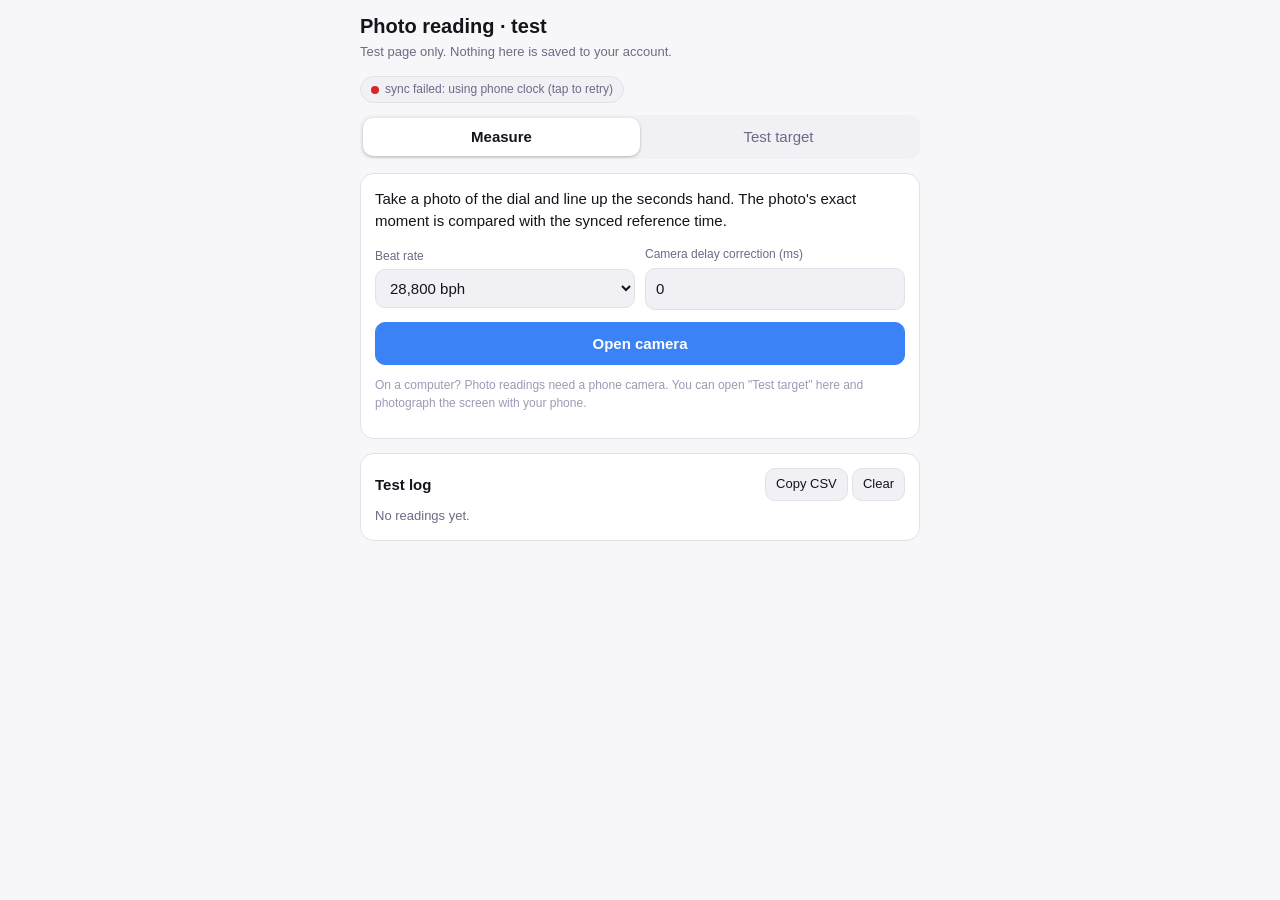
<file: photo-test.html>
<!DOCTYPE html>
<html lang="en">
<head>
<meta charset="UTF-8">
<meta name="viewport" content="width=device-width, initial-scale=1.0, viewport-fit=cover">
<meta name="color-scheme" content="dark light">
<title>Photo Reading Test</title>
<script>
  // Same saved theme as the main app (same origin, same key), so this test
  // page matches whatever the user picked there.
  try{
    var t = localStorage.getItem('timekeeper-theme');
    if(t === null){
      t = (window.matchMedia && window.matchMedia('(prefers-color-scheme: light)').matches) ? 'light' : 'dark';
    }
    if(t === 'light') document.documentElement.setAttribute('data-theme', 'light');
  }catch(e){}
</script>
<style>
  :root{
    --bg:#14141C; --surface:#1E1E2A; --surface-2:#262635; --ink:#F5F5FA;
    --grey:#9C9AB5; --grey-light:#6E6C87; --line:#33333D; --accent:#3B82F6;
    --good:#22C55E; --bad:#F87171; --warn:#FBBF24;
    color-scheme:dark;
  }
  :root[data-theme="light"]{
    --bg:#F7F7FA; --surface:#FFFFFF; --surface-2:#F0F0F5; --ink:#14141C;
    --grey:#6B6B85; --grey-light:#9C9AB5; --line:#E1E1E8;
    --good:#16A34A; --bad:#DC2626; --warn:#B45309;
    color-scheme:light;
  }
  *{box-sizing:border-box; -webkit-tap-highlight-color:transparent;}
  html,body{margin:0; padding:0; background:var(--bg); color:var(--ink);}
  body{
    font-family:-apple-system, BlinkMacSystemFont, "Segoe UI", Roboto, sans-serif;
    font-size:15px; line-height:1.45;
    padding:calc(env(safe-area-inset-top) + 12px) 16px calc(env(safe-area-inset-bottom) + 32px);
  }
  .wrap{max-width:560px; margin:0 auto;}
  h1{font-size:20px; margin:0 0 2px;}
  .sub{color:var(--grey); font-size:13px; margin:0 0 14px;}
  .card{background:var(--surface); border:1px solid var(--line); border-radius:14px; padding:14px; margin-bottom:14px;}
  .row{display:flex; gap:10px; align-items:center;}
  .row > *{flex:1;}
  .muted{color:var(--grey); font-size:13px;}
  .tiny{color:var(--grey-light); font-size:12px;}
  button{
    font:inherit; color:var(--ink); background:var(--surface-2); border:1px solid var(--line);
    border-radius:10px; padding:10px 12px; cursor:pointer;
  }
  button:active{transform:scale(0.98);}
  button:disabled{opacity:0.45;}
  .btn-primary{background:var(--accent); border-color:var(--accent); color:#fff; font-weight:600;}
  .seg{display:flex; background:var(--surface-2); border-radius:10px; padding:3px; margin-bottom:14px;}
  .seg button{flex:1; border:none; background:transparent; padding:8px; color:var(--grey);}
  .seg button.on{background:var(--surface); color:var(--ink); font-weight:600; box-shadow:0 1px 3px rgba(0,0,0,0.25);}
  .pill{
    display:inline-flex; align-items:center; gap:6px; font-size:12px; padding:4px 10px;
    border-radius:999px; background:var(--surface-2); border:1px solid var(--line); color:var(--grey); cursor:pointer;
  }
  .dot{width:8px; height:8px; border-radius:50%; background:var(--grey-light);}
  .dot.ok{background:var(--good);} .dot.bad{background:var(--bad);} .dot.wait{background:var(--warn);}
  label.f{display:block; font-size:12px; color:var(--grey); margin-bottom:4px;}
  select, input[type=number]{
    width:100%; font:inherit; color:var(--ink); background:var(--surface-2);
    border:1px solid var(--line); border-radius:10px; padding:9px 10px;
  }

  /* Live camera */
  .cam{position:relative; width:100%; aspect-ratio:3/4; background:#000; border-radius:14px; overflow:hidden;}
  .cam video{position:absolute; inset:0; width:100%; height:100%; object-fit:cover;}
  .guide{
    position:absolute; left:50%; top:50%; transform:translate(-50%,-50%);
    border-radius:50%; border:2px solid rgba(255,255,255,0.85);
    box-shadow:0 0 0 2000px rgba(0,0,0,0.45); pointer-events:none;
  }
  .guide::before{ /* 12 o'clock hint */
    content:"12"; position:absolute; left:50%; top:-26px; transform:translateX(-50%);
    color:#fff; font-size:12px; font-weight:700; letter-spacing:0.5px;
  }
  .guide::after{ /* center cross */
    content:""; position:absolute; left:50%; top:50%; width:14px; height:14px; transform:translate(-50%,-50%);
    background:
      linear-gradient(#fff,#fff) center/100% 1.5px no-repeat,
      linear-gradient(#fff,#fff) center/1.5px 100% no-repeat;
    opacity:0.8;
  }
  .cam-hint{position:absolute; left:0; right:0; bottom:10px; text-align:center; color:#fff; font-size:12px; text-shadow:0 1px 3px #000; pointer-events:none;}
  .shutter{
    display:block; margin:14px auto 4px; width:72px; height:72px; border-radius:50%;
    background:#fff; border:5px solid var(--accent); padding:0;
  }
  .zoomrow{margin-top:10px;}
  .zoomrow input{width:100%;}

  /* Alignment */
  .stage{position:relative; width:100%;}
  #alignCanvas{display:block; width:100%; aspect-ratio:1/1; border-radius:12px; touch-action:none; background:#000;}
  #loupe{
    position:absolute; top:8px; left:8px; width:150px; height:150px; border-radius:50%;
    border:2px solid #fff; box-shadow:0 2px 12px rgba(0,0,0,0.6); display:none; pointer-events:none; background:#000;
  }
  .steps{display:flex; gap:6px; margin-bottom:8px;}
  .steps span{flex:1; height:4px; border-radius:2px; background:var(--line);}
  .steps span.done{background:var(--accent);}
  .instr{font-weight:600; margin-bottom:10px; min-height:42px;}
  .nudge{display:flex; gap:6px; align-items:center; margin-top:10px;}
  .nudge button{flex:0 0 44px; padding:8px 0;}
  .nudge .who{flex:1; font-size:13px; color:var(--grey);}

  .result-big{font-size:34px; font-weight:700; font-variant-numeric:tabular-nums; letter-spacing:-0.5px;}
  .ahead{color:var(--good);} .behind{color:var(--bad);}
  .kv{display:grid; grid-template-columns:auto 1fr; gap:3px 12px; font-size:13px; margin-top:8px;}
  .kv div:nth-child(odd){color:var(--grey);}
  .kv div:nth-child(even){font-variant-numeric:tabular-nums;}
  .warnbox{margin-top:10px; font-size:13px; color:var(--warn);}

  .log-item{display:flex; justify-content:space-between; gap:10px; padding:8px 0; border-top:1px solid var(--line); font-size:13px;}
  .log-item:first-child{border-top:none;}
  .log-item b{font-variant-numeric:tabular-nums;}
  .x{background:none; border:none; color:var(--grey-light); padding:0 4px;}

  /* Test target */
  #targetCanvas{display:block; width:100%; max-width:520px; margin:0 auto; aspect-ratio:1/1;}
  .target-digital{text-align:center; font-size:22px; font-weight:600; font-variant-numeric:tabular-nums; margin-top:8px;}
  .hidden{display:none !important;}
</style>
</head>
<body>
<div class="wrap">
  <h1>Photo reading · test</h1>
  <p class="sub">Test page only. Nothing here is saved to your account.</p>

  <div class="row" style="margin-bottom:12px;">
    <div><span class="pill" id="syncPill" title="Tap to resync"><span class="dot wait" id="syncDot"></span><span id="syncText">syncing time…</span></span></div>
  </div>

  <div class="seg">
    <button type="button" id="tabMeasure" class="on">Measure</button>
    <button type="button" id="tabTarget">Test target</button>
  </div>

  <!-- ============ MEASURE ============ -->
  <section id="measureView">

    <!-- idle -->
    <div id="idleBox" class="card">
      <p style="margin-top:0">Take a photo of the dial and line up the seconds hand. The photo's exact moment is compared with the synced reference time.</p>
      <div class="row" style="margin-bottom:12px;">
        <div>
          <label class="f" for="beatSel">Beat rate</label>
          <select id="beatSel">
            <option value="0">Sweep / unknown</option>
            <option value="1">Quartz (1 step/s)</option>
            <option value="5">18,000 bph</option>
            <option value="6">21,600 bph</option>
            <option value="7">25,200 bph</option>
            <option value="8" selected>28,800 bph</option>
            <option value="10">36,000 bph</option>
          </select>
        </div>
        <div>
          <label class="f" for="latencyInput">Camera delay correction (ms)</label>
          <input type="number" id="latencyInput" inputmode="numeric" step="1" value="0">
        </div>
      </div>
      <button type="button" class="btn-primary" id="startCamBtn" style="width:100%">Open camera</button>
      <p class="tiny" id="desktopHint" style="margin-bottom:0"></p>
      <p class="bad tiny" id="camError" style="color:var(--bad); margin-bottom:0"></p>
    </div>

    <!-- live -->
    <div id="liveBox" class="card hidden">
      <div class="cam" id="camBox">
        <video id="video" playsinline muted autoplay></video>
        <div class="guide" id="guide"></div>
        <div class="cam-hint">Fill the circle with the dial · 12 at the top · hold the phone flat over it</div>
      </div>
      <div class="zoomrow hidden" id="zoomRow">
        <label class="f" for="zoomSlider">Camera zoom</label>
        <input type="range" id="zoomSlider">
      </div>
      <button type="button" class="shutter" id="shutterBtn" aria-label="Capture"></button>
      <div class="row">
        <button type="button" id="cancelCamBtn">Cancel</button>
      </div>
      <p class="tiny" id="camDiag" style="margin-bottom:0"></p>
    </div>

    <!-- align -->
    <div id="alignBox" class="card hidden">
      <div class="steps" id="stepBar"><span></span><span></span><span></span><span></span></div>
      <div class="instr" id="instr"></div>
      <div class="stage">
        <canvas id="alignCanvas"></canvas>
        <canvas id="loupe"></canvas>
      </div>
      <div class="nudge" id="nudgeRow">
        <span class="who" id="nudgeWho">Fine-tune</span>
        <button type="button" data-nx="-1" data-ny="0" aria-label="Left">◀</button>
        <button type="button" data-nx="0" data-ny="-1" aria-label="Up">▲</button>
        <button type="button" data-nx="0" data-ny="1" aria-label="Down">▼</button>
        <button type="button" data-nx="1" data-ny="0" aria-label="Right">▶</button>
      </div>
      <div class="row" style="margin-top:10px;">
        <button type="button" id="undoBtn">Undo point</button>
        <button type="button" id="retakeBtn">Retake</button>
      </div>

      <div id="resultBox" class="hidden" style="margin-top:14px; padding-top:14px; border-top:1px solid var(--line);">
        <div class="muted">Watch vs reference</div>
        <div class="result-big" id="resOffset">–</div>
        <div class="row" style="margin-top:8px;">
          <button type="button" id="minMinus">−1 min</button>
          <button type="button" id="minPlus">+1 min</button>
        </div>
        <div class="tiny" style="margin-top:4px;">Use these only if the watch's minute hand is off by a whole minute or more.</div>
        <div class="kv" id="resDetails"></div>
        <div class="warnbox hidden" id="resWarn"></div>
        <div class="row" style="margin-top:12px;">
          <button type="button" class="btn-primary" id="logBtn">Log reading</button>
        </div>
        <button type="button" id="calibBtn" style="width:100%; margin-top:8px;">This was a photo of the test target: set delay correction from it</button>
      </div>
    </div>

    <!-- log -->
    <div class="card">
      <div class="row" style="margin-bottom:6px;">
        <strong>Test log</strong>
        <div style="text-align:right; flex:0 0 auto;">
          <button type="button" id="copyBtn" style="padding:6px 10px; font-size:13px;">Copy CSV</button>
          <button type="button" id="clearBtn" style="padding:6px 10px; font-size:13px;">Clear</button>
        </div>
      </div>
      <div id="logList" class="muted">No readings yet.</div>
    </div>
  </section>

  <!-- ============ TEST TARGET ============ -->
  <section id="targetView" class="hidden">
    <div class="card">
      <canvas id="targetCanvas"></canvas>
      <div class="target-digital" id="targetDigital">--:--:--.---</div>
      <p class="muted" style="margin-bottom:0">Open this tab on a computer screen, then photograph it with your phone using <b>Measure</b>. The reading should come out close to 0.00 s. Whatever is left over is mostly camera delay (plus a little screen delay), and the button under the result turns it into a correction.</p>
    </div>
  </section>
</div>

<script>
(function(){
'use strict';

// ---------- small helpers ----------
const $ = id => document.getElementById(id);
const pad = (n, w = 2) => String(n).padStart(w, '0');
function store(key, val){ try{ localStorage.setItem(key, JSON.stringify(val)); }catch(e){} }
function load(key, def){ try{ const v = localStorage.getItem(key); return v === null ? def : JSON.parse(v); }catch(e){ return def; } }
function css(name){ return getComputedStyle(document.documentElement).getPropertyValue(name).trim(); }
function fmtClock(ms){
  const d = new Date(ms);
  return `${pad(d.getHours())}:${pad(d.getMinutes())}:${pad(d.getSeconds())}.${pad(d.getMilliseconds(), 3)}`;
}
function fmtOffset(s){
  const sign = s > 0 ? '+' : (s < 0 ? '−' : '±');
  return `${sign}${Math.abs(s).toFixed(2)} s`;
}

// ---------- reference time ----------
// Same source as the app's clock (timeapi.io), but several samples, keeping
// the one with the shortest round trip — the error bound is half of it.
// Tied to performance.now() rather than Date.now(): it's the same clock the
// camera frame timestamps use, and it has sub-millisecond resolution.
const T = { perfOffset: performance.timeOrigin || (Date.now() - performance.now()), err: null, status: 'pending' };
function refNow(){ return performance.now() + T.perfOffset; }

async function syncOnce(){
  const t0 = performance.now();
  const res = await fetch('https://timeapi.io/api/Time/current/zone?timeZone=Etc/UTC', { cache: 'no-store' });
  const t1 = performance.now();
  if(!res.ok) throw new Error('bad response');
  const d = await res.json();
  const serverMs = Date.UTC(d.year, d.month - 1, d.day, d.hour, d.minute, d.seconds, d.milliSeconds || 0);
  if(isNaN(serverMs)) throw new Error('bad datetime');
  const rtt = t1 - t0;
  return { rtt, offset: serverMs + rtt / 2 - t1 };
}
async function syncTime(){
  T.status = 'pending'; renderSync();
  const samples = [];
  for(let i = 0; i < 5; i++){
    try{ samples.push(await syncOnce()); }catch(e){}
    await new Promise(r => setTimeout(r, 150));
  }
  if(samples.length){
    samples.sort((a, b) => a.rtt - b.rtt);
    T.perfOffset = samples[0].offset;
    T.err = samples[0].rtt / 2 + 1; // +1 ms: server reports whole milliseconds
    T.status = 'synced';
  }else{
    T.perfOffset = Date.now() - performance.now();
    T.err = null;
    T.status = 'failed';
  }
  renderSync();
}
function renderSync(){
  const dot = $('syncDot'), txt = $('syncText');
  dot.className = 'dot ' + (T.status === 'synced' ? 'ok' : T.status === 'failed' ? 'bad' : 'wait');
  txt.textContent = T.status === 'synced' ? `atomic time synced · ±${Math.round(T.err)} ms`
    : T.status === 'failed' ? 'sync failed: using phone clock (tap to retry)'
    : 'syncing time…';
}
$('syncPill').onclick = syncTime;
document.addEventListener('visibilitychange', () => { if(document.visibilityState === 'visible') syncTime(); });

// ---------- settings ----------
const beatSel = $('beatSel'), latencyInput = $('latencyInput');
beatSel.value = String(load('tk-photo-beat', 8));
latencyInput.value = String(load('tk-photo-latency', 0));
beatSel.onchange = () => { store('tk-photo-beat', Number(beatSel.value)); updateResult(); };
latencyInput.onchange = () => { store('tk-photo-latency', Number(latencyInput.value) || 0); };
const coarsePointer = window.matchMedia && window.matchMedia('(pointer: coarse)').matches;
if(!coarsePointer) $('desktopHint').textContent = 'On a computer? Photo readings need a phone camera. You can open "Test target" here and photograph the screen with your phone.';

// ---------- views ----------
function show(id){ ['idleBox', 'liveBox', 'alignBox'].forEach(b => $(b).classList.toggle('hidden', b !== id)); }
$('tabMeasure').onclick = () => setTab('measure');
$('tabTarget').onclick = () => setTab('target');
function setTab(t){
  $('tabMeasure').classList.toggle('on', t === 'measure');
  $('tabTarget').classList.toggle('on', t === 'target');
  $('measureView').classList.toggle('hidden', t !== 'measure');
  $('targetView').classList.toggle('hidden', t !== 'target');
  if(t === 'target') startTarget(); else stopTarget();
}

// ---------- camera ----------
const video = $('video');
const hasRVFC = 'requestVideoFrameCallback' in HTMLVideoElement.prototype;
const C = { stream: null, track: null, pending: false, fallbackTimer: null };

async function startCamera(){
  $('camError').textContent = '';
  if(!navigator.mediaDevices || !navigator.mediaDevices.getUserMedia){
    $('camError').textContent = 'Camera not available here (the page must be opened over https).';
    return;
  }
  try{
    C.stream = await navigator.mediaDevices.getUserMedia({
      audio: false,
      video: { facingMode: { ideal: 'environment' }, width: { ideal: 1920 }, height: { ideal: 1080 } }
    });
  }catch(e){
    $('camError').textContent = e && e.name === 'NotAllowedError'
      ? 'Camera permission was denied. Allow it in the browser settings and try again.'
      : 'Could not open the camera: ' + (e && e.message ? e.message : e);
    return;
  }
  C.track = C.stream.getVideoTracks()[0];
  video.srcObject = C.stream;
  show('liveBox');
  try{ await video.play(); }catch(e){}
  sizeGuide();

  // Optional extras where the browser supports them (mostly Android Chrome).
  let caps = {};
  try{ caps = C.track.getCapabilities ? C.track.getCapabilities() : {}; }catch(e){}
  if(caps.focusMode && caps.focusMode.includes('continuous')){
    try{ await C.track.applyConstraints({ advanced: [{ focusMode: 'continuous' }] }); }catch(e){}
  }
  if(caps.zoom){
    const z = $('zoomSlider');
    z.min = caps.zoom.min; z.max = caps.zoom.max; z.step = caps.zoom.step || 0.1;
    z.value = (C.track.getSettings().zoom) || caps.zoom.min;
    z.oninput = () => { C.track.applyConstraints({ advanced: [{ zoom: Number(z.value) }] }).catch(() => {}); };
    $('zoomRow').classList.remove('hidden');
  }else{
    $('zoomRow').classList.add('hidden');
  }

  const s = C.track.getSettings ? C.track.getSettings() : {};
  $('camDiag').textContent = `camera ${video.videoWidth || s.width || '?'}×${video.videoHeight || s.height || '?'}`
    + ` · frame timing ${hasRVFC ? 'per-frame' : 'basic (less precise)'}`;

  if(hasRVFC) video.requestVideoFrameCallback(onFrame);
}
function stopCamera(){
  if(C.stream) C.stream.getTracks().forEach(t => t.stop());
  C.stream = null; C.track = null; C.pending = false;
  video.srcObject = null;
}
function sizeGuide(){
  const box = $('camBox').getBoundingClientRect();
  const d = Math.min(box.width, box.height) * 0.84;
  const g = $('guide');
  g.style.width = d + 'px'; g.style.height = d + 'px';
}
window.addEventListener('resize', () => { if(C.stream) sizeGuide(); });

function onFrame(now, meta){
  if(!C.stream) return;
  if(C.pending){
    C.pending = false;
    clearTimeout(C.fallbackTimer);
    grabFrame(now, meta);
    return;
  }
  video.requestVideoFrameCallback(onFrame);
}
$('shutterBtn').onclick = () => {
  if(!video.videoWidth) return;
  if(hasRVFC){
    C.pending = true;
    // If no new frame arrives shortly, grab what's on screen.
    C.fallbackTimer = setTimeout(() => { if(C.pending){ C.pending = false; grabFrame(performance.now(), null); } }, 400);
  }else{
    grabFrame(performance.now(), null);
  }
};
$('startCamBtn').onclick = startCamera;
$('cancelCamBtn').onclick = () => { stopCamera(); show('idleBox'); };

// ---------- capture ----------
const A = { crop: null, size: 0, refMs: 0, source: '', pts: [], step: 0, sel: -1, minuteAdj: 0, drag: null };
const PT_NAMES = ['center', '12 marker', '3 marker', 'hand tip'];

function grabFrame(now, meta){
  // Best available moment the frame was actually taken, on the performance.now() clock.
  let t = now, source = 'screen time (approx.)';
  if(meta && typeof meta.captureTime === 'number' && meta.captureTime <= now + 5 && now - meta.captureTime < 1000){
    t = meta.captureTime; source = 'camera capture time';
  }else if(meta && typeof meta.presentationTime === 'number' && Math.abs(now - meta.presentationTime) < 1000){
    t = meta.presentationTime; source = 'frame arrival time';
  }
  const latency = Number(latencyInput.value) || 0;
  const refMs = t + T.perfOffset - latency;

  // Crop the square around the on-screen guide circle.
  const vw = video.videoWidth, vh = video.videoHeight;
  const box = video.getBoundingClientRect();
  const scale = Math.max(box.width / vw, box.height / vh); // object-fit: cover
  const guideR = Math.min(box.width, box.height) * 0.42;
  const side = Math.min(vw, vh, (guideR / scale) * 2 * 1.12);
  const sx = (vw - side) / 2, sy = (vh - side) / 2;
  const out = Math.round(Math.min(side, 1600));
  const cv = document.createElement('canvas');
  cv.width = out; cv.height = out;
  cv.getContext('2d').drawImage(video, sx, sy, side, side, 0, 0, out, out);

  stopCamera();
  Object.assign(A, { crop: cv, size: out, refMs, source, latency, pts: [], step: 0, sel: -1, minuteAdj: 0, drag: null,
    syncErr: T.err, syncStatus: T.status });
  show('alignBox');
  requestAnimationFrame(() => { sizeAlignCanvas(); renderAlign(); });
}
$('retakeBtn').onclick = () => { show('idleBox'); startCamera(); };

// ---------- dial geometry ----------
// Center, 12 and 3 define the dial's axes directly in the photo. That
// corrects rotation and most of the tilt (the dial shows up as an ellipse,
// and these two axes are what describe it), so the hand angle is measured
// in the dial's own frame rather than on screen.
function handSeconds(p){
  const [c, t, r, h] = p;
  const ux = t.x - c.x, uy = t.y - c.y, vx = r.x - c.x, vy = r.y - c.y;
  const dx = h.x - c.x, dy = h.y - c.y;
  const det = ux * vy - vx * uy;
  if(Math.abs(det) < 1e-6) return null;
  const a = (dx * vy - vx * dy) / det;   // along 12
  const b = (ux * dy - dx * uy) / det;   // along 3
  let th = Math.atan2(b, a);
  if(th < 0) th += 2 * Math.PI;
  return th * 60 / (2 * Math.PI);
}
function dialPoint(p, secs, k){
  const [c, t, r] = p;
  const th = secs / 60 * 2 * Math.PI;
  return { x: c.x + ((t.x - c.x) * Math.cos(th) + (r.x - c.x) * Math.sin(th)) * k,
           y: c.y + ((t.y - c.y) * Math.cos(th) + (r.y - c.y) * Math.sin(th)) * k };
}
function tiltCheck(p){
  const [c, t, r] = p;
  const ux = t.x - c.x, uy = t.y - c.y, vx = r.x - c.x, vy = r.y - c.y;
  const lu = Math.hypot(ux, uy), lv = Math.hypot(vx, vy);
  const ratio = Math.min(lu, lv) / Math.max(lu, lv);
  const angle = Math.abs(Math.acos(Math.max(-1, Math.min(1, (ux * vx + uy * vy) / (lu * lv)))) * 180 / Math.PI);
  return { ratio, angle };
}

// ---------- alignment drawing ----------
const alignCanvas = $('alignCanvas'), loupe = $('loupe');
const dpr = () => Math.max(1, window.devicePixelRatio || 1);

function sizeAlignCanvas(){
  const w = alignCanvas.getBoundingClientRect().width;
  alignCanvas.width = Math.round(w * dpr());
  alignCanvas.height = alignCanvas.width;
  const lw = 150 * dpr();
  loupe.width = lw; loupe.height = lw;
}
window.addEventListener('resize', () => { if(A.crop && !$('alignBox').classList.contains('hidden')){ sizeAlignCanvas(); renderAlign(); } });

// Draws the photo plus overlays into ctx; s/ox/oy map crop pixels to canvas pixels.
function drawScene(ctx, s, ox, oy){
  const W = ctx.canvas.width, H = ctx.canvas.height, D = dpr();
  ctx.setTransform(1, 0, 0, 1, 0, 0);
  ctx.fillStyle = '#000'; ctx.fillRect(0, 0, W, H);
  ctx.imageSmoothingQuality = 'high';
  ctx.setTransform(s, 0, 0, s, ox, oy);
  ctx.drawImage(A.crop, 0, 0);
  const px = n => n * D / s; // screen-pixel widths in crop units
  const p = A.pts;
  const accent = css('--accent') || '#3B82F6';

  function line(a, b, color, w, dash){
    ctx.setLineDash(dash ? dash.map(px) : []);
    ctx.lineCap = 'round';
    ctx.strokeStyle = 'rgba(0,0,0,0.7)'; ctx.lineWidth = px(w + 2);
    ctx.beginPath(); ctx.moveTo(a.x, a.y); ctx.lineTo(b.x, b.y); ctx.stroke();
    ctx.strokeStyle = color; ctx.lineWidth = px(w);
    ctx.beginPath(); ctx.moveTo(a.x, a.y); ctx.lineTo(b.x, b.y); ctx.stroke();
    ctx.setLineDash([]);
  }

  // Projected minute ring: should sit on the dial's own markers when 12/3 are right.
  if(p.length >= 3){
    for(let i = 0; i < 60; i++){
      const major = i % 5 === 0;
      line(dialPoint(p, i, major ? 0.86 : 0.93), dialPoint(p, i, 1.0), 'rgba(59,130,246,0.9)', major ? 1.6 : 1);
    }
  }
  if(p.length >= 2) line(p[0], p[1], accent, 1.2, [4, 4]);
  if(p.length >= 3) line(p[0], p[2], accent, 1.2, [4, 4]);
  if(p.length >= 4){
    const sec = handSeconds(p);
    if(sec !== null) line(p[0], dialPoint(p, sec, 1.12), '#FBBF24', 1.4);
  }
  // Points
  p.forEach((pt, i) => {
    const r = px(i === A.sel ? 9 : 7);
    const col = i === 3 ? '#FBBF24' : (i === 0 ? '#FFFFFF' : accent);
    ctx.lineWidth = px(3); ctx.strokeStyle = 'rgba(0,0,0,0.75)';
    ctx.beginPath(); ctx.arc(pt.x, pt.y, r, 0, Math.PI * 2); ctx.stroke();
    ctx.lineWidth = px(i === A.sel ? 2 : 1.4); ctx.strokeStyle = col;
    ctx.beginPath(); ctx.arc(pt.x, pt.y, r, 0, Math.PI * 2); ctx.stroke();
    ctx.lineWidth = px(1);
    ctx.beginPath();
    ctx.moveTo(pt.x - r * 0.6, pt.y); ctx.lineTo(pt.x + r * 0.6, pt.y);
    ctx.moveTo(pt.x, pt.y - r * 0.6); ctx.lineTo(pt.x, pt.y + r * 0.6);
    ctx.stroke();
  });
  ctx.setTransform(1, 0, 0, 1, 0, 0);
}

function renderAlign(){
  if(!A.crop) return;
  const s = alignCanvas.width / A.size;
  drawScene(alignCanvas.getContext('2d'), s, 0, 0);

  const steps = $('stepBar').children;
  for(let i = 0; i < 4; i++) steps[i].classList.toggle('done', i < A.pts.length);
  const instr = [
    'Tap the center of the seconds hand (its pivot).',
    'Tap the 12 o\'clock marker. On a small-seconds subdial, tap its 60 mark.',
    'Tap the 3 o\'clock marker. On a small-seconds subdial, tap its 15 mark.',
    'Tap the tip of the seconds hand.',
    'Check that the blue ring sits on the dial\'s markers. Drag any point to fine-tune.'
  ];
  $('instr').textContent = `${Math.min(A.pts.length + 1, 4)}/4 · ` + instr[A.pts.length];
  if(A.pts.length === 4) $('instr').textContent = instr[4];
  $('undoBtn').disabled = A.pts.length === 0;
  $('nudgeRow').classList.toggle('hidden', A.sel < 0);
  if(A.sel >= 0) $('nudgeWho').textContent = 'Fine-tune: ' + PT_NAMES[A.sel];
  updateResult();
}

function renderLoupe(pt){
  const cssScale = alignCanvas.getBoundingClientRect().width / A.size; // css px per crop px
  const L = 150 / (cssScale * 4);                                     // crop px visible in loupe (4× zoom)
  const s = loupe.width / L;
  drawScene(loupe.getContext('2d'), s, loupe.width / 2 - pt.x * s, loupe.height / 2 - pt.y * s);
  // Keep the loupe away from the finger.
  const rel = pt.x / A.size;
  loupe.style.left = rel < 0.5 ? 'auto' : '8px';
  loupe.style.right = rel < 0.5 ? '8px' : 'auto';
  loupe.style.top = pt.y / A.size < 0.35 ? 'auto' : '8px';
  loupe.style.bottom = pt.y / A.size < 0.35 ? '8px' : 'auto';
  loupe.style.display = 'block';
}

// ---------- alignment input ----------
// Tap places the next point. Dragging moves a point at reduced speed
// (relative to the finger, not under it) so it stays visible and can be
// placed precisely; the loupe shows it magnified meanwhile.
const DRAG_GAIN = 0.35;
function toCrop(e){
  const r = alignCanvas.getBoundingClientRect();
  return { x: (e.clientX - r.left) * A.size / r.width, y: (e.clientY - r.top) * A.size / r.height, cssPerCrop: r.width / A.size };
}
alignCanvas.addEventListener('pointerdown', e => {
  if(!A.crop) return;
  e.preventDefault();
  alignCanvas.setPointerCapture(e.pointerId);
  const q = toCrop(e);
  let idx = -1, best = 30 / q.cssPerCrop; // 30 css px hit radius
  A.pts.forEach((pt, i) => { const d = Math.hypot(pt.x - q.x, pt.y - q.y); if(d < best){ best = d; idx = i; } });
  if(idx < 0){
    if(A.pts.length >= 4) return;
    A.pts.push({ x: q.x, y: q.y });
    idx = A.pts.length - 1;
  }
  A.sel = idx;
  A.drag = { id: e.pointerId, lastX: e.clientX, lastY: e.clientY };
  renderAlign(); renderLoupe(A.pts[idx]);
});
alignCanvas.addEventListener('pointermove', e => {
  if(!A.drag || e.pointerId !== A.drag.id) return;
  const q = toCrop(e);
  const pt = A.pts[A.sel];
  pt.x += (e.clientX - A.drag.lastX) * DRAG_GAIN / q.cssPerCrop;
  pt.y += (e.clientY - A.drag.lastY) * DRAG_GAIN / q.cssPerCrop;
  pt.x = Math.max(0, Math.min(A.size, pt.x)); pt.y = Math.max(0, Math.min(A.size, pt.y));
  A.drag.lastX = e.clientX; A.drag.lastY = e.clientY;
  renderAlign(); renderLoupe(pt);
});
function endDrag(e){
  if(!A.drag || e.pointerId !== A.drag.id) return;
  A.drag = null; loupe.style.display = 'none';
}
alignCanvas.addEventListener('pointerup', endDrag);
alignCanvas.addEventListener('pointercancel', endDrag);

document.querySelectorAll('[data-nx]').forEach(b => b.onclick = () => {
  if(A.sel < 0) return;
  const pt = A.pts[A.sel];
  pt.x += Number(b.dataset.nx) * 0.5; pt.y += Number(b.dataset.ny) * 0.5;
  renderAlign();
});
$('undoBtn').onclick = () => { A.pts.pop(); A.sel = A.pts.length - 1; renderAlign(); };
$('minMinus').onclick = () => { A.minuteAdj--; updateResult(); };
$('minPlus').onclick = () => { A.minuteAdj++; updateResult(); };

// ---------- result ----------
function computeResult(){
  if(A.pts.length < 4) return null;
  const watchSec = handSeconds(A.pts);
  if(watchSec === null) return null;
  const refSec = ((A.refMs / 1000) % 60 + 60) % 60;
  let off = watchSec - refSec;
  off = ((off + 30) % 60 + 60) % 60 - 30; // nearest: −30 … +30 s
  off += A.minuteAdj * 60;
  return { watchSec, refSec, offset: off };
}
function updateResult(){
  const res = computeResult();
  $('resultBox').classList.toggle('hidden', !res);
  if(!res) return;
  const el = $('resOffset');
  el.textContent = fmtOffset(res.offset) + (Math.abs(res.offset) < 0.005 ? '' : res.offset > 0 ? ' ahead' : ' behind');
  el.className = 'result-big ' + (res.offset >= 0 ? 'ahead' : 'behind');

  const steps = Number(beatSel.value);
  const rows = [
    ['Photo taken at', fmtClock(A.refMs) + ' (reference)'],
    ['Seconds hand at', res.watchSec.toFixed(2) + ' s'],
    ['Reference seconds', res.refSec.toFixed(2) + ' s'],
    ['Photo timing', A.source + (A.latency ? ` · −${A.latency} ms correction` : '')],
    ['Time sync', A.syncStatus === 'synced' ? `±${Math.round(A.syncErr)} ms` : 'not synced (phone clock)'],
  ];
  if(steps > 0) rows.push(['Hand steps', `every ${(1 / steps).toFixed(3)} s → single photo ±${(0.5 / steps).toFixed(2)} s at best`]);
  $('resDetails').innerHTML = rows.map(([k, v]) => `<div>${k}</div><div>${v}</div>`).join('');

  const warn = [];
  const tc = tiltCheck(A.pts);
  if(tc.ratio < 0.8 || Math.abs(tc.angle - 90) > 15) warn.push('The photo looks quite tilted. It\'s corrected for, but a flatter photo is more accurate.');
  if(A.syncStatus !== 'synced') warn.push('Time wasn\'t synced, so this compares against the phone\'s own clock.');
  if(A.source !== 'camera capture time' && !A.latency) warn.push('This browser doesn\'t report the exact capture moment. Calibrate the camera delay with the test target for best accuracy.');
  $('resWarn').innerHTML = warn.join('<br>');
  $('resWarn').classList.toggle('hidden', !warn.length);
}

$('calibBtn').onclick = () => {
  const res = computeResult();
  if(!res) return;
  // A target photo should read 0. If it reads −0.08 s, our timestamp is 80 ms late.
  const newLatency = Math.round((Number(A.latency) || 0) - res.offset * 1000);
  latencyInput.value = String(newLatency);
  store('tk-photo-latency', newLatency);
  $('calibBtn').textContent = `Delay correction set to ${newLatency} ms`;
  setTimeout(() => { $('calibBtn').textContent = 'This was a photo of the test target: set delay correction from it'; }, 3000);
};

// ---------- test log ----------
let log = load('tk-photo-log', []);
function renderLog(){
  const el = $('logList');
  if(!log.length){ el.className = 'muted'; el.textContent = 'No readings yet.'; return; }
  el.className = '';
  el.innerHTML = log.slice().reverse().map((r, i) => {
    const idx = log.length - 1 - i;
    const d = new Date(r.refMs);
    const cls = r.offset >= 0 ? 'ahead' : 'behind';
    return `<div class="log-item"><span>${d.toLocaleDateString()} ${fmtClock(r.refMs)}<br><span class="tiny">${r.source} · ${r.sync}</span></span>
      <span style="text-align:right"><b class="${cls}">${fmtOffset(r.offset)}</b><br><button type="button" class="x" data-del="${idx}">remove</button></span></div>`;
  }).join('');
  el.querySelectorAll('[data-del]').forEach(b => b.onclick = () => { log.splice(Number(b.dataset.del), 1); store('tk-photo-log', log); renderLog(); });
}
$('logBtn').onclick = () => {
  const res = computeResult();
  if(!res) return;
  log.push({
    refMs: Math.round(A.refMs), offset: Number(res.offset.toFixed(3)),
    watchSec: Number(res.watchSec.toFixed(3)), refSec: Number(res.refSec.toFixed(3)),
    source: A.source, latency: A.latency, sync: A.syncStatus === 'synced' ? `±${Math.round(A.syncErr)} ms` : 'unsynced',
    beat: Number(beatSel.value)
  });
  store('tk-photo-log', log);
  renderLog();
  A.crop = null;
  show('idleBox');
};
$('clearBtn').onclick = () => { log = []; store('tk-photo-log', log); renderLog(); };
$('copyBtn').onclick = async () => {
  const lines = ['time_iso,offset_s,watch_s,ref_s,timing,latency_ms,sync,steps_per_s'];
  log.forEach(r => lines.push([new Date(r.refMs).toISOString(), r.offset, r.watchSec, r.refSec, `"${r.source}"`, r.latency, `"${r.sync}"`, r.beat].join(',')));
  const text = lines.join('\n');
  try{ await navigator.clipboard.writeText(text); $('copyBtn').textContent = 'Copied'; }
  catch(e){
    const ta = document.createElement('textarea'); ta.value = text; document.body.appendChild(ta); ta.select();
    try{ document.execCommand('copy'); $('copyBtn').textContent = 'Copied'; }catch(e2){}
    ta.remove();
  }
  setTimeout(() => { $('copyBtn').textContent = 'Copy CSV'; }, 1500);
};

// ---------- test target ----------
// A clean dial driven by the synced reference time, with a smoothly
// sweeping seconds hand — photograph it to check the whole pipeline.
let targetRaf = null;
function startTarget(){
  const cv = $('targetCanvas');
  const size = Math.round(cv.getBoundingClientRect().width * dpr());
  cv.width = size; cv.height = size;
  cancelAnimationFrame(targetRaf);
  const draw = () => {
    // Draw for the moment this frame is likely to be on screen (about one frame ahead).
    drawTarget(cv, refNow() + 16);
    $('targetDigital').textContent = fmtClock(refNow());
    targetRaf = requestAnimationFrame(draw);
  };
  draw();
}
function stopTarget(){ cancelAnimationFrame(targetRaf); targetRaf = null; }
function drawTarget(cv, ms){
  const ctx = cv.getContext('2d'), S = cv.width, cx = S / 2, R = S * 0.46;
  ctx.setTransform(1, 0, 0, 1, 0, 0);
  ctx.clearRect(0, 0, S, S);
  ctx.fillStyle = '#FFFFFF';
  ctx.beginPath(); ctx.arc(cx, cx, R, 0, Math.PI * 2); ctx.fill();
  ctx.strokeStyle = '#222'; ctx.lineWidth = S * 0.006; ctx.stroke();
  for(let i = 0; i < 60; i++){
    const a = i / 60 * Math.PI * 2, major = i % 5 === 0, key = i % 15 === 0;
    const r1 = R * (key ? 0.80 : major ? 0.86 : 0.92), r2 = R * 0.97;
    ctx.strokeStyle = '#111'; ctx.lineWidth = S * (key ? 0.012 : major ? 0.007 : 0.003);
    ctx.beginPath();
    ctx.moveTo(cx + Math.sin(a) * r1, cx - Math.cos(a) * r1);
    ctx.lineTo(cx + Math.sin(a) * r2, cx - Math.cos(a) * r2);
    ctx.stroke();
  }
  ctx.fillStyle = '#111'; ctx.font = `600 ${S * 0.06}px -apple-system, sans-serif`;
  ctx.textAlign = 'center'; ctx.textBaseline = 'middle';
  [['12', 0], ['3', 15], ['6', 30], ['9', 45]].forEach(([t, s]) => {
    const a = s / 60 * Math.PI * 2;
    ctx.fillText(t, cx + Math.sin(a) * R * 0.68, cx - Math.cos(a) * R * 0.68);
  });
  const d = new Date(ms);
  const sec = d.getSeconds() + d.getMilliseconds() / 1000;
  const min = d.getMinutes() + sec / 60;
  const hr = (d.getHours() % 12) + min / 60;
  function hand(frac, len, width, color, tail){
    const a = frac * Math.PI * 2;
    ctx.strokeStyle = color; ctx.lineWidth = width; ctx.lineCap = 'round';
    ctx.beginPath();
    ctx.moveTo(cx - Math.sin(a) * tail, cx + Math.cos(a) * tail);
    ctx.lineTo(cx + Math.sin(a) * len, cx - Math.cos(a) * len);
    ctx.stroke();
  }
  hand(hr / 12, R * 0.5, S * 0.022, '#111', 0);
  hand(min / 60, R * 0.75, S * 0.014, '#111', 0);
  hand(sec / 60, R * 0.95, S * 0.004, '#D11A1A', R * 0.18);
  ctx.fillStyle = '#D11A1A';
  ctx.beginPath(); ctx.arc(cx, cx, S * 0.014, 0, Math.PI * 2); ctx.fill();
}

// ---------- go ----------
renderLog();
syncTime();
})();
</script>
</body>
</html>
</file>
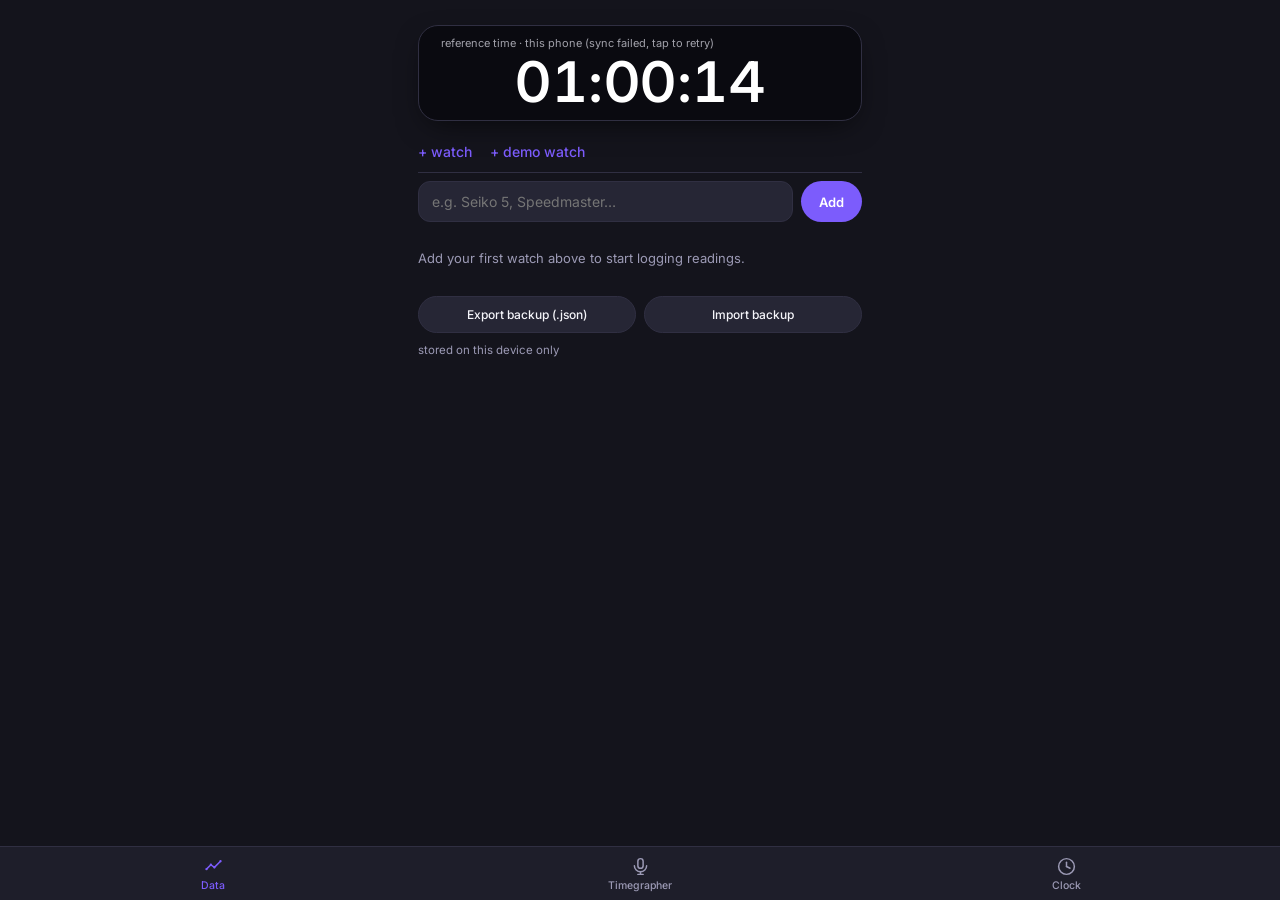
<file: timekeeper.html>
<!DOCTYPE html>
<html lang="en">
<head>
<meta charset="UTF-8">
<meta name="viewport" content="width=device-width, initial-scale=1.0, maximum-scale=1.0, viewport-fit=cover">
<meta name="color-scheme" content="dark only">
<meta name="apple-mobile-web-app-capable" content="yes">
<meta name="apple-mobile-web-app-status-bar-style" content="black-translucent">
<meta name="apple-mobile-web-app-title" content="Timekeeper">
<meta name="mobile-web-app-capable" content="yes">
<meta name="theme-color" content="#14141C">
<link rel="apple-touch-icon" href="[data-uri]">
<link rel="icon" href="[data-uri]">
<title>Timekeeper</title>
<link rel="preconnect" href="https://fonts.googleapis.com">
<link rel="preconnect" href="https://fonts.gstatic.com" crossorigin>
<link href="https://fonts.googleapis.com/css2?family=Inter:wght@400;500;700;900&display=swap" rel="stylesheet">
<style>
  :root{
    --bg:#14141C;
    --surface:#1E1E2A;
    --surface-2:#262635;
    --ink:#F5F5FA;
    --grey:#9C9AB5;
    --grey-light:#6E6C87;
    --line:#302F42;
    --accent:#7C5CFC;
    --hero-bg:#0A0A10;
    --good:#34D399;
    --bad:#F87171;
    color-scheme: dark;
  }
  *{box-sizing:border-box;}
  button, label, input, .tab{
    -webkit-text-fill-color:currentColor;
  }
  html,body{margin:0;padding:0;}
  html{
    background:#14141C;
    color-scheme:dark;
  }
  body{
    background:var(--bg);
    color:var(--ink);
    font-family:'Inter',-apple-system,sans-serif;
    -webkit-font-smoothing:antialiased;
    min-height:100vh;
  }
  .app{
    max-width:480px;
    margin:0 auto;
    padding:max(24px, env(safe-area-inset-top)) 18px calc(80px + env(safe-area-inset-bottom));
    background:var(--bg);
    min-height:100vh;
    min-height:100dvh;
  }
  h1{
    font-family:'Inter',sans-serif;
    font-weight:700;
    font-size:22px;
    letter-spacing:-0.3px;
    margin:0 0 2px;
  }
  .subhead{
    font-size:13px;
    color:var(--grey);
    margin:0 0 20px;
  }

  /* Watch tabs — underline indicator, not pills */
  .tabs{
    display:flex;
    gap:18px;
    flex-wrap:nowrap;
    overflow-x:auto;
    overflow-y:hidden;
    -webkit-overflow-scrolling:touch;
    scrollbar-width:none;
    margin-bottom:8px;
    border-bottom:1px solid var(--line);
  }
  .tabs::-webkit-scrollbar{display:none;}
  .tab{
    font-family:'Inter',sans-serif;
    font-size:14px;
    font-weight:500;
    padding:0 0 11px;
    border:none;
    border-bottom:2px solid transparent;
    background:transparent;
    color:var(--grey);
    cursor:pointer;
    margin-bottom:-1px;
    flex-shrink:0;
    white-space:nowrap;
  }
  .tab.active{
    color:var(--good);
    border-bottom-color:var(--good);
  }
  .tab.addnew{
    color:var(--accent);
  }

  /* Dial */
  .dial-wrap{
    display:flex;
    flex-direction:column;
    align-items:center;
    padding:0;
  }
  .dial-figure{
    font-family:'Inter',sans-serif;
    font-size:24px;
    font-weight:600;
    letter-spacing:-0.5px;
    line-height:1;
  }
  .dial-unit{
    font-family:'Inter',sans-serif;
    font-size:11px;
    font-weight:500;
    color:var(--grey);
  }
  .dial-meta{
    margin-top:2px;
    text-align:center;
    font-size:11px;
    color:var(--grey);
    line-height:1.3;
  }
  .empty-dial{
    font-family:'Inter',sans-serif;
    font-size:14px;
    color:var(--grey);
    text-align:center;
    padding:26px 10px 6px;
  }

  /* Chart */
  .chart-box{
    margin:22px 0 4px;
    background:var(--surface);
    border:1px solid var(--line);
    border-radius:20px;
    padding:16px 16px 8px;
    box-shadow:0 8px 24px -8px rgba(0,0,0,0.5);
  }
  .chart-header{
    display:flex;
    justify-content:space-between;
    align-items:center;
    margin-bottom:8px;
    gap:8px;
  }
  .chart-label{
    font-size:11.5px;
    color:var(--grey);
  }
  .chart-zoom{
    display:flex;
    gap:4px;
    flex-shrink:0;
  }
  .tg-sens-slider{
    -webkit-appearance:none;
    appearance:none;
    width:100%;
    height:4px;
    border-radius:2px;
    background:var(--line);
    accent-color:var(--accent);
    outline:none;
  }
  .tg-sens-slider::-webkit-slider-thumb{
    -webkit-appearance:none;
    appearance:none;
    width:18px;
    height:18px;
    border-radius:50%;
    background:var(--accent);
    border:2px solid #fff;
    cursor:pointer;
    box-shadow:0 2px 6px rgba(0,0,0,0.4);
  }
  .tg-sens-slider::-moz-range-thumb{
    width:18px;
    height:18px;
    border-radius:50%;
    background:var(--accent);
    border:2px solid #fff;
    cursor:pointer;
    box-shadow:0 2px 6px rgba(0,0,0,0.4);
  }
  .zoom-btn{
    width:30px;
    height:30px;
    border-radius:50%;
    border:1px solid var(--line);
    background:var(--surface-2);
    color:var(--ink);
    font-size:17px;
    font-weight:600;
    line-height:1;
    padding:0;
    display:flex;
    align-items:center;
    justify-content:center;
  }
  .chart-bottom-row{
    display:flex;
    justify-content:space-between;
    align-items:baseline;
    gap:10px;
    margin-top:6px;
    padding-bottom:2px;
  }
  .chart-meta{
    font-family:'Inter',sans-serif;
    font-size:10.5px;
    color:var(--grey);
    margin-left:auto;
  }
  .chart-tooltip{
    font-family:'Inter',sans-serif;
    font-size:10.5px;
    color:var(--grey);
    white-space:nowrap;
  }
  .tg-stat-row{
    display:flex;
    justify-content:space-between;
    align-items:baseline;
    font-family:'Inter',sans-serif;
    font-size:13px;
    padding:5px 0;
    border-bottom:1px solid var(--line);
  }
  .tg-stat-row:last-of-type{border-bottom:none;}
  .tg-live-grid{
    display:flex;
    justify-content:space-around;
    margin-bottom:12px;
  }
  .tg-level-label{
    font-family:'Inter',sans-serif;
    font-size:11px;
    color:var(--grey);
    display:flex;
    justify-content:space-between;
    margin-bottom:5px;
  }
  .tg-level-track{
    position:relative;
    height:8px;
    background:var(--surface-2);
    border-radius:4px;
    overflow:visible;
    margin-bottom:14px;
  }
  .tg-level-fill{
    height:100%;
    width:0%;
    background:var(--good);
    border-radius:4px;
  }
  .tg-level-threshold{
    position:absolute;
    top:-3px;
    left:0%;
    width:2px;
    height:14px;
    background:var(--accent);
  }
  .tg-live-num{
    font-family:'Inter',sans-serif;
    font-size:20px;
    font-weight:600;
    text-align:center;
    font-variant-numeric:tabular-nums;
  }
  .tg-tick-dot{
    width:14px;
    height:14px;
    border-radius:50%;
    background:var(--line);
    margin:3px auto 0;
  }

  .bottom-tabs{
    position:fixed;
    left:0;
    right:0;
    bottom:0;
    z-index:30;
    display:flex;
    background:var(--surface);
    border-top:1px solid var(--line);
    padding-bottom:env(safe-area-inset-bottom);
    -webkit-transform:translateZ(0);
    transform:translateZ(0);
    will-change:transform;
  }
  .bottom-tab{
    flex:1;
    display:flex;
    flex-direction:column;
    align-items:center;
    gap:2px;
    background:none;
    border:none;
    padding:9px 4px 8px;
    font-family:'Inter',sans-serif;
    font-size:10.5px;
    font-weight:500;
    color:var(--grey);
  }
  .bottom-tab.active{
    color:var(--accent);
  }
  .bottom-tab-icon{
    display:flex;
    align-items:center;
    justify-content:center;
  }

  .analog-clock-wrap{
    display:flex;
    justify-content:center;
    padding:24px 10px;
    background:var(--surface);
    border:1px solid var(--line);
    border-radius:24px;
    box-shadow:0 8px 24px -8px rgba(0,0,0,0.5);
  }
  svg.analog-clock{
    width:100%;
    max-width:320px;
    height:auto;
    display:block;
  }
  .chart-scroll{
    overflow-x:auto;
    overflow-y:hidden;
    -webkit-overflow-scrolling:touch;
    scrollbar-width:none;
    -ms-overflow-style:none;
  }
  .chart-scroll::-webkit-scrollbar{
    display:none;
  }
  .chart-container{
    position:relative;
  }
  .chart-yaxis{
    position:absolute;
    top:0;
    left:0;
    background:var(--surface);
    pointer-events:none;
    z-index:2;
  }
  .yaxis-tick{
    position:absolute;
    left:0;
    right:6px;
    text-align:right;
    font-family:'Inter',sans-serif;
    font-size:9px;
    color:#A1A1AA;
    transform:translateY(-50%);
  }
  svg.chart{
    display:block;
  }
  .chart-dot{
    cursor:pointer;
  }
  .chart-dot circle{
    -webkit-tap-highlight-color:transparent;
  }

  /* Section */
  .section{
    margin-top:26px;
    padding-top:20px;
    border-top:1px solid var(--line);
  }
  .section-title{
    font-family:'Inter',sans-serif;
    font-size:15px;
    font-weight:600;
    margin:0 0 12px;
  }

  /* Form */
  form{
    display:flex;
    flex-direction:column;
    gap:12px;
  }
  .field{
    display:flex;
    flex-direction:column;
    gap:5px;
  }
  .field label{
    font-size:11.5px;
    color:var(--grey);
  }
  .row2{
    display:flex;
    gap:10px;
  }
  .row2 .field{flex:1;}
  input[type="date"], input[type="number"], input[type="text"]{
    font-family:'Inter',sans-serif;
    font-size:14px;
    padding:11px 13px;
    border:1px solid var(--line);
    border-radius:12px;
    background:var(--surface-2);
    color:var(--ink);
    width:100%;
    -webkit-appearance:none;
    appearance:none;
  }
  input:focus{
    outline:2px solid var(--accent);
    outline-offset:1px;
  }
  .hint{
    font-family:'Inter',sans-serif;
    font-size:11.5px;
    color:var(--grey);
    margin-top:-4px;
  }
  button{
    font-family:'Inter',sans-serif;
    cursor:pointer;
    -webkit-appearance:none;
    appearance:none;
    -webkit-tap-highlight-color:transparent;
  }
  .btn-primary{
    margin-top:4px;
    background:var(--accent);
    color:#fff;
    border:none;
    border-radius:999px;
    padding:13px;
    font-size:14px;
    font-weight:600;
    box-shadow:0 6px 18px -4px rgba(124,92,252,0.55);
  }
  .btn-primary:active{background:#6944E8;}
  .btn-primary:disabled{opacity:0.5;box-shadow:none;}
  .btn-secondary{
    flex:1;
    background:var(--surface-2);
    color:var(--ink);
    border:1px solid var(--line);
    border-radius:999px;
    padding:13px;
    font-size:13px;
    font-weight:500;
  }

  .master-clock-box{
    --t:0;
    background:var(--hero-bg);
    color:#fff;
    border-radius:20px;
    padding:calc(10px - var(--t) * 2px) calc(22px - var(--t) * 4px);
    margin-bottom:calc(22px - var(--t) * 20px);
    position:sticky;
    top:max(0px, env(safe-area-inset-top));
    z-index:20;
    border:1px solid var(--line);
    box-shadow:0 10px 30px -10px rgba(0,0,0,0.7);
    cursor:pointer;
    contain:layout style;
  }
  .master-clock-box.ticking{
    border-color:var(--accent);
  }
  .master-clock-label{
    font-family:'Inter',sans-serif;
    font-size:11px;
    color:#A1A1AA;
    margin-bottom:calc(4px - var(--t) * 4px);
    max-height:calc(15px - var(--t) * 15px);
    overflow:hidden;
    opacity:calc(1 - var(--t));
  }
  .master-clock{
    font-family:'Inter',sans-serif;
    font-size:calc(56px - var(--t) * 34px);
    font-weight:600;
    letter-spacing:0.5px;
    font-variant-numeric:tabular-nums;
    display:block;
    flex:1;
    text-align:center;
    line-height:1;
  }
  .master-clock-label{
    will-change:opacity;
  }

  .quick-log-box{
    background:var(--surface);
    border:1px solid var(--line);
    border-radius:20px;
    padding:16px;
    margin-bottom:16px;
    box-shadow:0 8px 24px -8px rgba(0,0,0,0.5);
  }
  .quick-log-box .hint{margin-top:0;margin-bottom:12px;text-align:center;}
  .quick-btns{
    display:grid;
    grid-template-columns:repeat(4,1fr);
    gap:8px;
  }
  .quick-btn{
    background:var(--surface-2);
    border:1px solid var(--line);
    color:var(--ink);
    border-radius:16px;
    padding:16px 0;
    font-family:'Inter',sans-serif;
    font-size:16px;
    font-weight:600;
  }
  .quick-btn:active{background:var(--accent);color:#fff;border-color:var(--accent);}
  .manual-link{
    background:none;
    border:none;
    color:var(--grey);
    text-decoration:underline;
    font-size:11.5px;
    padding:0;
    margin:12px auto 0;
    display:block;
  }
  .confirm-time{
    font-family:'Inter',sans-serif;
    font-size:26px;
    font-weight:600;
    text-align:center;
    color:var(--ink);
    margin-bottom:4px;
  }
  .confirm-sub{
    font-family:'Inter',sans-serif;
    text-align:center;
    font-size:11.5px;
    color:var(--grey);
    margin-bottom:14px;
  }

  /* History */
  .history-wrap{
    position:relative;
  }
  .history-scroll{
    max-height:200px;
    overflow-y:auto;
    overflow-x:hidden;
    -webkit-overflow-scrolling:touch;
    padding-right:14px;
    scrollbar-width:none;
    -ms-overflow-style:none;
  }
  .history-scroll::-webkit-scrollbar{
    display:none;
  }
  .custom-scrollbar-track{
    position:relative;
    background:rgba(255,255,255,0.08);
    border-radius:2px;
  }
  .history-scrollbar-track{
    position:absolute;
    top:0;
    right:0;
    width:4px;
    height:200px;
    pointer-events:none;
  }
  .custom-scrollbar-thumb{
    position:absolute;
    background:var(--grey);
    border-radius:2px;
    pointer-events:auto;
    cursor:grab;
    touch-action:none;
  }
  .custom-scrollbar-thumb:active{
    cursor:grabbing;
    background:var(--ink);
  }
  .history-scrollbar-thumb{
    left:0;
    width:4px;
  }
  .custom-scrollbar-thumb.horizontal{
    top:0;
    height:4px;
  }
  .custom-scrollbar-track:not(.history-scrollbar-track){
    height:4px;
    margin-top:6px;
  }
  .history-item{
    display:flex;
    justify-content:space-between;
    align-items:baseline;
    padding:12px 0;
    border-bottom:1px solid var(--line);
    font-size:13px;
    cursor:pointer;
  }
  .history-item:last-child{border-bottom:none;}
  .history-item.history-edit-row{
    display:block;
    cursor:default;
    padding:12px 0;
  }
  .reset-check-row{
    display:flex;
    align-items:flex-start;
    gap:8px;
    margin-top:10px;
    font-family:'Inter',sans-serif;
    font-size:11.5px;
    color:var(--grey);
    cursor:pointer;
  }
  .reset-check-row input{
    width:auto;
    margin-top:2px;
    flex-shrink:0;
  }
  .hist-date{font-family:'Inter',sans-serif;color:var(--grey);font-size:12px;}
  .hist-rate{font-family:'Inter',sans-serif;font-weight:600;font-size:13px;}
  .hist-rate.fast{color:var(--bad);}
  .hist-rate.slow{color:var(--good);}
  .hist-note{
    font-family:'Inter',sans-serif;
    font-size:11.5px;
    color:var(--grey);
    flex-basis:100%;
    margin-top:2px;
  }
  .empty-note{
    font-family:'Inter',sans-serif;
    font-size:13px;
    color:var(--grey);
    padding:6px 0 0;
  }

  /* New watch modal-ish inline */
  .new-watch-form{
    display:flex;
    gap:8px;
    margin-bottom:22px;
  }
  .new-watch-form input{flex:1;}
  .new-watch-form button{
    background:var(--accent);
    border:none;
    border-radius:999px;
    padding:0 18px;
    color:#fff;
    font-size:13px;
    font-weight:600;
  }

  .footer-row{
    margin-top:30px;
    display:flex;
    justify-content:space-between;
    align-items:center;
  }
  .reset-link{
    font-family:'Inter',sans-serif;
    font-size:11.5px;
    color:var(--grey);
    background:none;
    border:none;
    text-decoration:underline;
    padding:0;
  }
  .status{
    font-family:'Inter',sans-serif;
    font-size:11.5px;
    color:var(--grey);
  }
  .status.err{color:var(--bad);}
</style>
</head>
<body>
<div class="app" id="app">
  <div id="clockSentinel" style="height:1px;"></div>
  <div class="master-clock-box" id="masterClockBox">
    <div class="master-clock-label" id="masterClockLabel">reference time · syncing…</div>
    <div class="master-clock" id="masterClock">--:--:--</div>
  </div>
  <div id="root">Loading…</div>
</div>

<div class="bottom-tabs" id="bottomTabs">
  <button type="button" class="bottom-tab active" data-tab="data">
    <span class="bottom-tab-icon">
      <svg viewBox="0 0 24 24" width="21" height="21" fill="none" stroke="currentColor" stroke-width="1.7" stroke-linecap="round" stroke-linejoin="round">
        <path d="M4 15 L9 10 L13 13 L20 6" />
        <circle cx="4" cy="15" r="1.3" fill="currentColor" stroke="none"/>
        <circle cx="9" cy="10" r="1.3" fill="currentColor" stroke="none"/>
        <circle cx="13" cy="13" r="1.3" fill="currentColor" stroke="none"/>
        <circle cx="20" cy="6" r="1.3" fill="currentColor" stroke="none"/>
      </svg>
    </span>
    <span>Data</span>
  </button>
  <button type="button" class="bottom-tab" data-tab="timegrapher">
    <span class="bottom-tab-icon">
      <svg viewBox="0 0 24 24" width="21" height="21" fill="none" stroke="currentColor" stroke-width="1.7" stroke-linecap="round" stroke-linejoin="round">
        <rect x="9" y="3" width="6" height="11" rx="3" />
        <path d="M5 11a7 7 0 0 0 14 0" />
        <line x1="12" y1="18" x2="12" y2="21" />
        <line x1="9" y1="21" x2="15" y2="21" />
      </svg>
    </span>
    <span>Timegrapher</span>
  </button>
  <button type="button" class="bottom-tab" data-tab="clock">
    <span class="bottom-tab-icon">
      <svg viewBox="0 0 24 24" width="21" height="21" fill="none" stroke="currentColor" stroke-width="1.7" stroke-linecap="round" stroke-linejoin="round">
        <circle cx="12" cy="12" r="9" />
        <line x1="12" y1="12" x2="12" y2="7" />
        <line x1="12" y1="12" x2="16" y2="14" />
      </svg>
    </span>
    <span>Clock</span>
  </button>
</div>

<script>
const STORAGE_KEY = 'timekeeper-watches';
let state = { watches: [], activeId: null };
let loaded = false;
let saveStatus = '';

function uid(){ return 'w' + Date.now().toString(36) + Math.random().toString(36).slice(2,7); }

async function loadState(){
  try{
    const raw = localStorage.getItem(STORAGE_KEY);
    if(raw){
      const parsed = JSON.parse(raw);
      state.watches = parsed.watches || [];
      state.activeId = parsed.activeId || (state.watches[0] ? state.watches[0].id : null);
    }
  }catch(e){
    // storage unavailable or corrupted — start empty
  }
  loaded = true;
  render();
}

async function saveState(){
  try{
    saveStatus = 'saving';
    render();
    localStorage.setItem(STORAGE_KEY, JSON.stringify(state));
    saveStatus = 'saved';
  }catch(e){
    saveStatus = 'error';
  }
  render();
}

function exportData(){
  const blob = new Blob([JSON.stringify(state, null, 2)], {type:'application/json'});
  const url = URL.createObjectURL(blob);
  const a = document.createElement('a');
  a.href = url;
  a.download = `timekeeper-backup.json`;
  document.body.appendChild(a);
  a.click();
  a.remove();
  URL.revokeObjectURL(url);
  lastExportAt = new Date();
  render();
}

function importData(file){
  const reader = new FileReader();
  reader.onload = () => {
    try{
      const parsed = JSON.parse(reader.result);
      if(!parsed.watches) throw new Error('bad format');
      state.watches = parsed.watches;
      state.activeId = parsed.activeId || (state.watches[0] ? state.watches[0].id : null);
      saveState();
    }catch(e){
      alert("Couldn't read that file — make sure it's a Timekeeper backup JSON.");
    }
  };
  reader.readAsText(file);
}

function activeWatch(){
  return state.watches.find(w => w.id === state.activeId) || null;
}

function daysBetween(d1, d2){
  const a = new Date(d1 + 'T00:00:00');
  const b = new Date(d2 + 'T00:00:00');
  return Math.round((b - a) / 86400000);
}

function fmtRate(r){
  const sign = r > 0 ? '+' : '';
  return sign + r.toFixed(1);
}

function computeReadingRates(watch){
  // readings sorted by date, each has {date, offset, note, isReset}
  // rate for reading i = (offset_i - offset_{i-1}) / days_between
  // a reset point (post-service regulation) starts a fresh baseline, like i===0
  const readings = [...watch.readings].sort((a,b)=> a.date.localeCompare(b.date));
  return readings.map((r, i) => {
    if(i === 0 || r.isReset) return {...r, rate:null, days:null};
    const prev = readings[i-1];
    const days = daysBetween(prev.date, r.date);
    const rate = days > 0 ? (r.offset - prev.offset) / days : null;
    return {...r, rate, days};
  });
}

function overallStats(watch){
  const readings = [...watch.readings].sort((a,b)=> a.date.localeCompare(b.date));
  if(readings.length === 0) return null;
  let lastResetIdx = -1;
  readings.forEach((r,i) => { if(r.isReset) lastResetIdx = i; });
  const segment = lastResetIdx >= 0 ? readings.slice(lastResetIdx) : readings;
  if(segment.length < 2) return null;
  const first = segment[0];
  const last = segment[segment.length-1];
  const days = daysBetween(first.date, last.date);
  if(days <= 0) return null;
  const avgRate = (last.offset - first.offset) / days;
  return { avgRate, days, count: segment.length, sinceReset: lastResetIdx >= 0 };
}

function addWatch(name){
  const w = { id: uid(), name: name.trim(), readings: [] };
  state.watches.push(w);
  state.activeId = w.id;
  saveState();
}

function addDemoWatch(){
  const names = ['Demo Chronometer', 'Demo Diver', 'Test Watch'];
  const name = names[Math.floor(Math.random()*names.length)] + ' ' + Math.floor(Math.random()*90+10);
  const dailyRate = Math.round((Math.random()*6 - 1.5) * 10) / 10; // roughly -1.5 to +4.5 s/day
  const w = { id: uid(), name, readings: [] };
  let offset = 0;
  const start = new Date();
  start.setDate(start.getDate() - 32);
  let dayCursor = 0;
  const gaps = [0, 3, 4, 5, 4, 6, 5, 5];
  gaps.forEach((gap, i) => {
    dayCursor += gap;
    if(i > 0){
      offset += dailyRate * gap + (Math.random()*2 - 1);
    }
    const d = new Date(start);
    d.setDate(d.getDate() + dayCursor);
    w.readings.push({
      id: uid(),
      date: d.toISOString().slice(0,10),
      offset: Math.round(offset),
      note: i === 0 ? 'set to reference' : ''
    });
  });
  state.watches.push(w);
  state.activeId = w.id;
  saveState();
}

function addReading(watchId, date, offset, note){
  const w = state.watches.find(x => x.id === watchId);
  if(!w) return;
  w.readings.push({ id: uid(), date, offset: Number(offset), note: (note||'').trim() });
  saveState();
}

function ensureReadingIds(watch){
  watch.readings.forEach(r => { if(!r.id) r.id = uid(); });
}

function saveEditReading(watchId, id){
  const dateEl = document.getElementById('editDate_'+id);
  const offsetEl = document.getElementById('editOffset_'+id);
  const noteEl = document.getElementById('editNote_'+id);
  const resetEl = document.getElementById('editReset_'+id);
  if(!dateEl || !offsetEl || !dateEl.value || offsetEl.value === '') return;
  const w = state.watches.find(x => x.id === watchId);
  if(!w) return;
  const r = w.readings.find(x => x.id === id);
  if(!r) return;
  r.date = dateEl.value;
  r.offset = Number(offsetEl.value);
  r.note = (noteEl ? noteEl.value : '').trim();
  if(resetEl && resetEl.checked) r.isReset = true;
  else delete r.isReset;
  editingReadingId = null;
  saveState();
}

function deleteReading(watchId, id){
  const w = state.watches.find(x => x.id === watchId);
  if(!w) return;
  w.readings = w.readings.filter(x => x.id !== id);
  editingReadingId = null;
  saveState();
}

function saveRenameWatch(id){
  const inp = document.getElementById('renameInput');
  renamingWatchId = null;
  if(!inp || !inp.value.trim()){ render(); return; }
  const w = state.watches.find(x => x.id === id);
  if(w) w.name = inp.value.trim();
  saveState();
}

function deleteWatch(watchId){
  state.watches = state.watches.filter(w => w.id !== watchId);
  if(state.activeId === watchId){
    state.activeId = state.watches[0] ? state.watches[0].id : null;
  }
  saveState();
}

function buildLineChart(items, opts){
  if(items.length === 0) return `<div class="empty-note">${opts.emptyMsg}</div>`;
  const pxPerPoint = 46 * chartZoom;
  const h = 160, padL = 34, padR = 16, padT = 10, padB = 18;
  const plotW = Math.max(240, (items.length - 1) * pxPerPoint);
  const w = padL + padR + plotW;
  const values = items.map(it => it.value);
  let min = Math.min(...values, 0);
  let max = Math.max(...values, 0);
  if(min === max){ min -= 1; max += 1; }
  const range = max - min;
  const plotH = h - padT - padB;
  const stepX = items.length > 1 ? plotW / (items.length - 1) : 0;
  const xAt = i => padL + i * stepX;
  const yAt = v => padT + (1 - (v - min) / range) * plotH;
  const zeroY = yAt(0);
  const pts = items.map((it,i) => [xAt(i), yAt(it.value)]);
  const path = pts.map((p,i)=> (i===0?'M':'L') + p[0].toFixed(1) + ',' + p[1].toFixed(1)).join(' ');

  const ticks = [max, (max+min)/2, min];
  const gridlines = ticks.map(t => {
    const y = yAt(t);
    return `<line x1="${padL}" y1="${y.toFixed(1)}" x2="${w-padR}" y2="${y.toFixed(1)}" stroke="rgba(255,255,255,0.08)" stroke-width="1" />`;
  }).join('');

  const xLabelsSvg = items.map((it,i) => {
    return `<text x="${xAt(i).toFixed(1)}" y="${h-6}" text-anchor="middle" font-size="9" font-family="'Inter',sans-serif" fill="#A1A1AA">${formatShortDate(it.date)}</text>`;
  }).join('');

  const selIdx = opts.selectedIndex;
  const dotsSvg = pts.map((p,i) => {
    const positive = items[i].value >= 0;
    const color = positive ? '#34D399' : '#F87171';
    const isSel = selIdx === i;
    const isReset = !!items[i].isReset;
    const ring = isSel ? `<circle cx="${p[0].toFixed(1)}" cy="${p[1].toFixed(1)}" r="7" fill="none" stroke="${color}" stroke-width="1.5" />` : '';
    const resetMarker = isReset ? `<line x1="${p[0].toFixed(1)}" y1="${padT}" x2="${p[0].toFixed(1)}" y2="${h-padB}" stroke="#9C9AB5" stroke-width="1" stroke-dasharray="2,2" /><text x="${p[0].toFixed(1)}" y="${padT-4}" text-anchor="middle" font-size="8" font-family="'Inter',sans-serif" fill="#9C9AB5">svc</text>` : '';
    const dotColor = isReset ? '#9C9AB5' : color;
    return `<g class="chart-dot" data-chart="${opts.chartKey}" data-idx="${i}">
      ${resetMarker}
      <circle cx="${p[0].toFixed(1)}" cy="${p[1].toFixed(1)}" r="11" fill="transparent" />
      ${ring}
      <circle cx="${p[0].toFixed(1)}" cy="${p[1].toFixed(1)}" r="${isSel?4.5:3.5}" fill="${dotColor}" />
    </g>`;
  }).join('');

  const svg = `<svg class="chart" width="${w}" height="${h}" viewBox="0 0 ${w} ${h}">
    ${gridlines}
    <line x1="${padL}" y1="${zeroY.toFixed(1)}" x2="${w-padR}" y2="${zeroY.toFixed(1)}" stroke="rgba(255,255,255,0.18)" stroke-width="1" stroke-dasharray="3,3" />
    <path d="${path}" fill="none" stroke="${opts.lineColor}" stroke-width="2" />
    ${dotsSvg}
    ${xLabelsSvg}
  </svg>`;

  const yAxisTicksHtml = ticks.map(t => {
    const y = yAt(t);
    return `<div class="yaxis-tick" style="top:${y.toFixed(1)}px">${opts.formatTick(t)}</div>`;
  }).join('');
  const yAxisHtml = `<div class="chart-yaxis" style="width:${padL}px;height:${h}px">${yAxisTicksHtml}</div>`;

  let tooltipHtml = '';
  if(selIdx !== null && items[selIdx]){
    const it = items[selIdx];
    tooltipHtml = `<span class="chart-tooltip">${formatShortDate(it.date)} · ${opts.formatTooltip(it.value)}</span>`;
  }

  const dateLabel = items.length > 1
    ? `${formatShortDate(items[0].date)} – ${formatShortDate(items[items.length-1].date)}`
    : formatShortDate(items[0].date);
  const meta = `<span class="chart-meta">${dateLabel} · ${opts.formatTick(min)} to ${opts.formatTick(max)}</span>`;
  const bottomRowHtml = `<div class="chart-bottom-row">${tooltipHtml}${meta}</div>`;
  const containerHtml = `<div class="chart-container">
    ${yAxisHtml}
    <div class="chart-scroll" id="${opts.chartKey}ChartScroll">${svg}</div>
  </div>
  <div class="custom-scrollbar-track" id="${opts.chartKey}ChartScrollTrack"><div class="custom-scrollbar-thumb horizontal" id="${opts.chartKey}ChartScrollThumb"></div></div>`;
  return containerHtml + bottomRowHtml;
}

function buildOffsetChart(sortedReadings, selectedIndex){
  const items = sortedReadings.map(r => ({date: r.date, value: r.offset, isReset: !!r.isReset}));
  return buildLineChart(items, {
    chartKey: 'offset',
    lineColor: '#6B6B8C',
    selectedIndex,
    emptyMsg: 'Log a reading to see it plotted here.',
    formatTick: v => `${Math.round(v)}s`,
    formatTooltip: v => `${v>0?'+':''}${Math.round(v)}s`
  });
}

function buildChart(ratedReadings, selectedIndex){
  const items = ratedReadings.map(r => ({date: r.date, value: r.rate === null ? 0 : r.rate, isReset: !!r.isReset}));
  return buildLineChart(items, {
    chartKey: 'drift',
    lineColor: '#6B6B8C',
    selectedIndex,
    emptyMsg: 'Log a second reading to see a trend line.',
    formatTick: v => `${v.toFixed(1)} s/day`,
    formatTooltip: v => `${v>0?'+':''}${v.toFixed(1)} s/day`
  });
}

function render(){
  const root = document.getElementById('root');
  if(!loaded){ root.innerHTML = 'Loading…'; return; }

  const existingOffsetScroll = document.getElementById('offsetChartScroll');
  if(existingOffsetScroll) offsetScrollLeft = existingOffsetScroll.scrollLeft;
  const existingDriftScroll = document.getElementById('driftChartScroll');
  if(existingDriftScroll) driftScrollLeft = existingDriftScroll.scrollLeft;

  const watch = activeWatch();

  if(activeTab === 'clock'){
    root.innerHTML = buildClockTabHtml();
    attachHandlers(watch);
    updateAnalogClock();
    if(typeof updateClockCollapse === 'function') updateClockCollapse();
    return;
  }
  if(activeTab === 'timegrapher'){
    root.innerHTML = buildTimegrapherTabHtml();
    attachHandlers(watch);
    if(typeof updateClockCollapse === 'function') updateClockCollapse();
    return;
  }

  let tabsHtml = state.watches.map(w => `
    <button class="tab ${w.id===state.activeId?'active':''}" data-action="select" data-id="${w.id}">${escapeHtml(w.name)}</button>
  `).join('') + `<button class="tab addnew" data-action="newmode">+ watch</button><button class="tab addnew" data-action="adddemo">+ demo watch</button>`;

  let bodyHtml = '';

  if(!watch){
    bodyHtml = `
      <div class="new-watch-form">
        <input type="text" id="newWatchName" placeholder="e.g. Seiko 5, Speedmaster…" />
        <button data-action="addwatch">Add</button>
      </div>
      <p class="empty-note">Add your first watch above to start logging readings.</p>
    `;
  } else {
    ensureReadingIds(watch);
    const rated = computeReadingRates(watch);
    if(selectedOffsetIdx !== null && selectedOffsetIdx >= rated.length) selectedOffsetIdx = null;
    if(selectedDriftIdx !== null && selectedDriftIdx >= rated.length) selectedDriftIdx = null;
    const stats = overallStats(watch);
    const dialHtml = stats ? `
      <div class="dial-figure" style="color:${stats.avgRate>=0?'#34D399':'#F87171'}">${fmtRate(stats.avgRate)}<span class="dial-unit"> s/day</span></div>
      <div class="dial-meta">average over ${stats.days} day${stats.days===1?'':'s'} · ${stats.count} readings${stats.sinceReset ? ' · since reset' : ''}</div>
    ` : `<div class="empty-dial">Log two readings to see your watch's drift rate.</div>`;

    const historyHtml = rated.length === 0 ? '<p class="empty-note">No readings yet.</p>' :
      [...rated].reverse().map(r => {
        if(r.id === editingReadingId){
          return `<div class="history-item history-edit-row">
            <div class="row2">
              <div class="field"><label for="editDate_${r.id}">Date</label><input type="date" id="editDate_${r.id}" value="${r.date}" /></div>
              <div class="field"><label for="editOffset_${r.id}">Offset (s)</label><input type="number" id="editOffset_${r.id}" value="${r.offset}" /></div>
            </div>
            <div class="field" style="margin-top:8px;">
              <label for="editNote_${r.id}">Note</label>
              <input type="text" id="editNote_${r.id}" value="${escapeHtml(r.note||'')}" />
            </div>
            <label class="reset-check-row" for="editReset_${r.id}">
              <input type="checkbox" id="editReset_${r.id}" ${r.isReset ? 'checked' : ''} />
              Mark as reset point (watch was just serviced or regulated)
            </label>
            <div class="row2" style="margin-top:10px;">
              <button type="button" class="btn-secondary" data-action="canceledit">Cancel</button>
              <button type="button" class="btn-primary" data-action="saveedit" data-id="${r.id}" style="flex:1">Save</button>
            </div>
            <button type="button" class="reset-link" data-action="deletereading" data-id="${r.id}" style="margin-top:10px;">Delete this reading</button>
          </div>`;
        }
        const rateHtml = r.rate === null
          ? `<span class="hist-rate" style="color:var(--grey)">${r.isReset ? '⟲ reset' : 'reference'}</span>`
          : `<span class="hist-rate ${r.rate>=0?'slow':'fast'}">${fmtRate(r.rate)} s/day</span>`;
        return `<div class="history-item" data-action="edithistory" data-id="${r.id}">
          <span class="hist-date">${r.date} · offset ${r.offset>0?'+':''}${r.offset}s</span>
          ${rateHtml}
          ${r.note ? `<span class="hist-note">${escapeHtml(r.note)}</span>` : ''}
        </div>`;
      }).join('');

    bodyHtml = `
      <div class="dial-wrap">
        ${dialHtml}
      </div>

      <div class="section" style="margin-top:8px;padding-top:0;border-top:none;">
        ${buildQuickLogArea()}
      </div>

      <div class="chart-box">
        <div class="chart-header">
          <div class="chart-label">offset over time (sec, cumulative since set)</div>
          <div class="chart-zoom">
            <button type="button" class="zoom-btn" data-action="zoomout">−</button>
            <button type="button" class="zoom-btn" data-action="zoomin">+</button>
          </div>
        </div>
        ${buildOffsetChart(rated, selectedOffsetIdx)}
      </div>
      <div class="chart-box">
        <div class="chart-header">
          <div class="chart-label">drift trend (sec/day between readings)</div>
          <div class="chart-zoom">
            <button type="button" class="zoom-btn" data-action="zoomout">−</button>
            <button type="button" class="zoom-btn" data-action="zoomin">+</button>
          </div>
        </div>
        ${buildChart(rated, selectedDriftIdx)}
      </div>

      <div class="section">
        <h2 class="section-title">History</h2>
        <div class="history-wrap">
          <div class="history-scroll" id="historyScroll">${historyHtml}</div>
          <div class="history-scrollbar-track custom-scrollbar-track" id="historyScrollTrack"><div class="history-scrollbar-thumb custom-scrollbar-thumb" id="historyScrollThumb"></div></div>
        </div>
      </div>

      <div class="section">
        ${renamingWatchId === watch.id ? `
          <div class="new-watch-form">
            <input type="text" id="renameInput" value="${escapeHtml(watch.name)}" />
            <button type="button" data-action="saverename">Save</button>
          </div>
        ` : `
          <div style="display:flex;gap:18px;">
            <button class="reset-link" data-action="renamewatch" data-id="${watch.id}">Rename</button>
            <button class="reset-link" data-action="deletewatch" data-id="${watch.id}">Delete "${escapeHtml(watch.name)}"</button>
          </div>
        `}
      </div>
    `;
  }

  root.innerHTML = `
    <div class="tabs">${tabsHtml}</div>
    ${bodyHtml}
    <div class="footer-row" style="flex-direction:column;align-items:stretch;gap:10px;">
      <div style="display:flex;gap:8px;">
        <button class="btn-secondary" data-action="export" style="flex:1;font-size:12px;padding:10px;">Export backup (.json)</button>
        <label class="btn-secondary" style="flex:1;font-size:12px;padding:10px;text-align:center;cursor:pointer;">
          Import backup
          <input type="file" id="importFile" accept="application/json" style="display:none;" />
        </label>
      </div>
      <span class="status ${saveStatus==='error'?'err':''}">${saveStatus==='saving'?'saving…':saveStatus==='error'?'save failed — storage may be full or blocked':(lastExportAt ? 'backed up ' + lastExportAt.toLocaleTimeString([], {hour:'2-digit',minute:'2-digit'}) : 'stored on this device only')}</span>
    </div>
  `;

  attachHandlers(watch);

  const offsetScrollEl = document.getElementById('offsetChartScroll');
  if(offsetScrollEl){
    offsetScrollEl.scrollLeft = (offsetScrollLeft !== null) ? offsetScrollLeft : offsetScrollEl.scrollWidth;
    offsetScrollEl.onscroll = () => updateChartScrollbar('offset');
    updateChartScrollbar('offset');
    makeThumbDraggable('offsetChartScrollThumb', 'offsetChartScrollTrack', 'offsetChartScroll', 'x');
  }
  const driftScrollEl = document.getElementById('driftChartScroll');
  if(driftScrollEl){
    driftScrollEl.scrollLeft = (driftScrollLeft !== null) ? driftScrollLeft : driftScrollEl.scrollWidth;
    driftScrollEl.onscroll = () => updateChartScrollbar('drift');
    updateChartScrollbar('drift');
    makeThumbDraggable('driftChartScrollThumb', 'driftChartScrollTrack', 'driftChartScroll', 'x');
  }

  const histScrollEl = document.getElementById('historyScroll');
  if(histScrollEl){
    histScrollEl.onscroll = updateHistoryScrollbar;
    updateHistoryScrollbar();
    makeThumbDraggable('historyScrollThumb', 'historyScrollTrack', 'historyScroll', 'y');
  }
  if(typeof updateClockCollapse === 'function') updateClockCollapse();
}

function makeThumbDraggable(thumbId, trackId, scrollId, axis){
  const thumb = document.getElementById(thumbId);
  const track = document.getElementById(trackId);
  const scrollEl = document.getElementById(scrollId);
  if(!thumb || !track || !scrollEl) return;
  thumb.onpointerdown = (e) => {
    e.preventDefault();
    e.stopPropagation();
    const startPos = axis === 'x' ? e.clientX : e.clientY;
    const startScroll = axis === 'x' ? scrollEl.scrollLeft : scrollEl.scrollTop;
    const trackSize = axis === 'x' ? track.clientWidth : track.clientHeight;
    const contentSize = axis === 'x' ? scrollEl.scrollWidth : scrollEl.scrollHeight;
    const visibleSize = axis === 'x' ? scrollEl.clientWidth : scrollEl.clientHeight;
    const maxScroll = contentSize - visibleSize;
    const thumbSize = axis === 'x' ? thumb.offsetWidth : thumb.offsetHeight;
    const trackRange = trackSize - thumbSize;
    function onMove(ev){
      const pos = axis === 'x' ? ev.clientX : ev.clientY;
      const delta = pos - startPos;
      const scrollDelta = trackRange > 0 ? (delta / trackRange) * maxScroll : 0;
      let newScroll = startScroll + scrollDelta;
      newScroll = Math.max(0, Math.min(maxScroll, newScroll));
      if(axis === 'x') scrollEl.scrollLeft = newScroll;
      else scrollEl.scrollTop = newScroll;
    }
    function onUp(){
      document.removeEventListener('pointermove', onMove);
      document.removeEventListener('pointerup', onUp);
    }
    document.addEventListener('pointermove', onMove);
    document.addEventListener('pointerup', onUp);
  };
}

function updateChartScrollbar(key){
  const scrollEl = document.getElementById(key+'ChartScroll');
  const track = document.getElementById(key+'ChartScrollTrack');
  const thumb = document.getElementById(key+'ChartScrollThumb');
  if(!scrollEl || !track || !thumb) return;
  const trackW = track.clientWidth;
  const contentW = scrollEl.scrollWidth;
  const visibleW = scrollEl.clientWidth;
  if(contentW <= visibleW + 1){
    track.style.display = 'none';
    return;
  }
  track.style.display = 'block';
  const thumbW = Math.max(20, (visibleW / contentW) * trackW);
  const maxScroll = contentW - visibleW;
  const scrollFrac = maxScroll > 0 ? scrollEl.scrollLeft / maxScroll : 0;
  const thumbLeft = scrollFrac * (trackW - thumbW);
  thumb.style.width = thumbW + 'px';
  thumb.style.left = thumbLeft + 'px';
}

function updateHistoryScrollbar(){
  const scrollEl = document.getElementById('historyScroll');
  const track = document.getElementById('historyScrollTrack');
  const thumb = document.getElementById('historyScrollThumb');
  if(!scrollEl || !track || !thumb) return;
  const trackH = track.clientHeight;
  const contentH = scrollEl.scrollHeight;
  const visibleH = scrollEl.clientHeight;
  if(contentH <= visibleH + 1){
    track.style.display = 'none';
    return;
  }
  track.style.display = 'block';
  const thumbH = Math.max(20, (visibleH / contentH) * trackH);
  const maxScroll = contentH - visibleH;
  const scrollFrac = maxScroll > 0 ? scrollEl.scrollTop / maxScroll : 0;
  const thumbTop = scrollFrac * (trackH - thumbH);
  thumb.style.height = thumbH + 'px';
  thumb.style.top = thumbTop + 'px';
}

function todayStr(){
  const d = trueNow();
  return d.toISOString().slice(0,10);
}

function formatShortDate(dateStr){
  const d = new Date(dateStr + 'T00:00:00');
  return d.toLocaleDateString('en-US', {month:'short', day:'numeric'});
}

function escapeHtml(s){
  const div = document.createElement('div');
  div.textContent = s;
  return div.innerHTML;
}

let newWatchMode = false;
let selectedOffsetIdx = null;
let selectedDriftIdx = null;
let quickCaptured = null;
let manualMode = false;
let clockTimer = null;
let lastExportAt = null;
let chartZoom = 1;
let offsetScrollLeft = null;
let driftScrollLeft = null;
let editingReadingId = null;
let activeTab = 'data';
let renamingWatchId = null;
let tgFlashTimeout = null;

let tgListening = false;
let tgAudioCtx = null;
let tgStream = null;
let tgProcessor = null;
let tgSampleRate = 44100;
let tgTotalSamples = 0;
let tgRefractorySample = -Infinity;
let tgNoiseFloor = 0.001;
let tgLastBufferPeak = 0;
let tgSensitivity = 2.5; // higher = more sensitive (lower detection threshold)
let tgTickTimes = [];
let tgTickPeaks = [];
let tgStartWallClock = null;
let tgError = null;
let tgUpdateInterval = null;
let tgResults = null;

function pad2(n){ return String(n).padStart(2,'0'); }

function buildQuickLogArea(){
  if(manualMode) return buildManualForm();

  if(!quickCaptured){
    return `
      <div class="quick-log-box">
        <p class="hint">Watch your mechanical watch's second hand against the clock above. The instant it crosses a mark, tap it:</p>
        <div class="quick-btns">
          <button type="button" class="quick-btn" data-action="quicksec" data-sec="0">:00</button>
          <button type="button" class="quick-btn" data-action="quicksec" data-sec="15">:15</button>
          <button type="button" class="quick-btn" data-action="quicksec" data-sec="30">:30</button>
          <button type="button" class="quick-btn" data-action="quicksec" data-sec="45">:45</button>
        </div>
        <button type="button" class="manual-link" data-action="manualmode">Enter offset manually instead</button>
      </div>
    `;
  }

  const c = quickCaptured.at;
  const timeStr = pad2(c.getHours()) + ':' + pad2(c.getMinutes()) + ':' + pad2(quickCaptured.second);
  return `
    <div class="quick-log-box">
      <div class="confirm-time">${timeStr}</div>
      <div class="confirm-sub">captured at ${pad2(c.getHours())}:${pad2(c.getMinutes())}:${pad2(c.getSeconds())} phone time</div>
      <div class="row2">
        <div class="field"><label for="qH">Watch hour</label><input type="number" id="qH" min="0" max="23" placeholder="${pad2(c.getHours())}" /></div>
        <div class="field"><label for="qM">Watch min</label><input type="number" id="qM" min="0" max="59" placeholder="${pad2(c.getMinutes())}" /></div>
      </div>
      <p class="hint" style="margin-top:10px;">Leave blank if your watch's hour and minute matched the phone's.</p>
      <div class="field">
        <label for="qNote">Note (optional)</label>
        <input type="text" id="qNote" placeholder="worn daily, dial up overnight…" />
      </div>
      <div class="row2" style="margin-top:6px;">
        <button type="button" class="btn-secondary" data-action="quickcancel">Cancel</button>
        <button type="button" class="btn-primary" data-action="quickconfirm" style="flex:1">Log reading</button>
      </div>
    </div>
  `;
}

function buildManualForm(){
  return `
    <button type="button" class="manual-link" data-action="quickmode" style="margin:0 0 12px;">← Use quick tap instead</button>
    <form id="readingForm">
      <div class="row2">
        <div class="field">
          <label for="rDate">Date checked</label>
          <input type="date" id="rDate" required value="${todayStr()}" />
        </div>
        <div class="field">
          <label for="rOffset">Cumulative offset (sec)</label>
          <input type="number" id="rOffset" step="1" placeholder="e.g. -4 or 12" required />
        </div>
      </div>
      <p class="hint">Offset = how far the watch has drifted from correct time since you set it (negative = slow, positive = fast).</p>
      <div class="field">
        <label for="rNote">Note (optional)</label>
        <input type="text" id="rNote" placeholder="worn daily, dial up overnight…" />
      </div>
      <button type="submit" class="btn-primary">Add reading</button>
    </form>
  `;
}

function tgSensitivityControlHtml(){
  return `<div style="margin-bottom:12px;">
    <div class="chart-header" style="margin:0 0 6px;">
      <div class="chart-label" style="margin:0;">sensitivity</div>
      <div class="chart-label" id="tgSensValue" style="margin:0;">${tgSensitivity.toFixed(1)}×</div>
    </div>
    <input type="range" id="tgSensSlider" class="tg-sens-slider" min="0.5" max="10" step="0.5" value="${tgSensitivity}" />
  </div>`;
}

function buildTimegrapherTabHtml(){
  return `
    <div class="section" style="margin-top:8px;padding-top:0;border-top:none;">
      <h2 class="section-title">Timegrapher <span style="font-weight:400;color:var(--grey);font-size:11px;">(experimental, mic-based)</span></h2>
      ${buildTimegrapherPanel()}
    </div>
  `;
}

function buildAnalogClockFace(){
  const cx = 200, cy = 200, R = 180;
  let ticks = '';
  for(let i=0;i<60;i++){
    const angle = i * 6;
    const isHour = i % 5 === 0;
    const outer = R - 8;
    const inner = isHour ? outer - 18 : outer - 8;
    const rad = (angle - 90) * Math.PI / 180;
    const x1 = cx + outer*Math.cos(rad), y1 = cy + outer*Math.sin(rad);
    const x2 = cx + inner*Math.cos(rad), y2 = cy + inner*Math.sin(rad);
    ticks += `<line x1="${x1.toFixed(1)}" y1="${y1.toFixed(1)}" x2="${x2.toFixed(1)}" y2="${y2.toFixed(1)}" stroke="#18181B" stroke-width="${isHour?3:1}" stroke-opacity="${isHour?1:0.35}" />`;
  }
  let numerals = '';
  for(let n=1;n<=12;n++){
    const angle = n * 30;
    const rad = (angle - 90) * Math.PI / 180;
    const nr = R - 8 - 40;
    const x = cx + nr*Math.cos(rad), y = cy + nr*Math.sin(rad);
    numerals += `<text x="${x.toFixed(1)}" y="${(y+7).toFixed(1)}" text-anchor="middle" font-size="22" font-family="'Inter',sans-serif" font-weight="600" fill="#18181B">${n}</text>`;
  }
  return `
    <svg viewBox="0 0 400 400" width="400" height="400" class="analog-clock">
      <circle cx="${cx}" cy="${cy}" r="${R}" fill="#FFFFFF" stroke="#E0E0DE" stroke-width="2" />
      ${ticks}
      ${numerals}
      <line id="analogHourHand" x1="${cx}" y1="${cy}" x2="${cx}" y2="${cy-90}" stroke="#18181B" stroke-width="8" stroke-linecap="round" />
      <line id="analogMinuteHand" x1="${cx}" y1="${cy}" x2="${cx}" y2="${cy-130}" stroke="#18181B" stroke-width="5" stroke-linecap="round" />
      <line id="analogSecondHand" x1="${cx}" y1="${cy+20}" x2="${cx}" y2="${cy-150}" stroke="#B4432F" stroke-width="2" stroke-linecap="round" />
      <circle cx="${cx}" cy="${cy}" r="7" fill="#18181B" />
      <circle cx="${cx}" cy="${cy}" r="3" fill="#B4432F" />
    </svg>
  `;
}

const CLOCK_TICK_BPH = 28000; // beats per hour the analog second hand steps at

function updateAnalogClock(){
  const hourEl = document.getElementById('analogHourHand');
  if(!hourEl) return;
  const minuteEl = document.getElementById('analogMinuteHand');
  const secondEl = document.getElementById('analogSecondHand');
  const now = trueNow();
  const h = now.getHours() % 12, m = now.getMinutes(), s = now.getSeconds(), ms = now.getMilliseconds();

  const tickIntervalSec = 3600 / CLOCK_TICK_BPH;
  const rawSec = s + ms/1000;
  const steppedSec = Math.floor(rawSec / tickIntervalSec) * tickIntervalSec;

  const secAngle = steppedSec / 60 * 360;
  const minAngle = (m + s/60) / 60 * 360;
  const hourAngle = (h + m/60) / 12 * 360;
  hourEl.setAttribute('transform', `rotate(${hourAngle.toFixed(2)} 200 200)`);
  if(minuteEl) minuteEl.setAttribute('transform', `rotate(${minAngle.toFixed(2)} 200 200)`);
  if(secondEl) secondEl.setAttribute('transform', `rotate(${secAngle.toFixed(2)} 200 200)`);
}

function buildClockTabHtml(){
  return `
    <div class="section" style="margin-top:8px;padding-top:0;border-top:none;">
      <h2 class="section-title">Set your watch</h2>
      <p class="hint" style="text-align:center;margin-bottom:10px;">Match your watch's hands to this dial — synced to true time.</p>
      <div class="analog-clock-wrap">
        ${buildAnalogClockFace()}
      </div>
    </div>
  `;
}

function buildTimegrapherPanel(){
  if(tgError){
    return `<div class="quick-log-box">
      <p class="hint" style="text-align:center;color:var(--accent);">${escapeHtml(tgError)}</p>
      <button type="button" class="btn-primary" data-action="tgstart" style="width:100%;margin-top:8px;">Try again</button>
    </div>`;
  }
  if(tgListening){
    return `<div class="quick-log-box">
      <p class="hint" style="text-align:center;margin-bottom:10px;">Hold the mic close to the watch caseback, away from other noise.</p>
      ${tgSensitivityControlHtml()}
      <div class="tg-level-label">mic level <span id="tgLevelPct">0%</span></div>
      <div class="tg-level-track"><div class="tg-level-fill" id="tgLevelFill"></div><div class="tg-level-threshold" id="tgLevelThreshold"></div></div>
      <div class="tg-live-grid">
        <div><div class="tg-live-num" id="tgTickCount">0</div><div class="dial-unit">ticks</div></div>
        <div><div class="tg-live-num" id="tgElapsed">0s</div><div class="dial-unit">elapsed</div></div>
        <div><div class="tg-tick-dot" id="tgTickDot"></div><div class="dial-unit">tick</div></div>
      </div>
      <div id="tgLiveStats"></div>
      <button type="button" class="btn-secondary" data-action="tgstop" style="width:100%;margin-top:10px;">Stop</button>
    </div>`;
  }
  if(tgResults){
    return `<div class="quick-log-box">
      ${tgFormatStatsHtml(tgResults, false)}
      <button type="button" class="btn-primary" data-action="tgstart" style="width:100%;margin-top:10px;">Measure again</button>
    </div>`;
  }
  return `<div class="quick-log-box">
    <p class="hint" style="text-align:center;">Listens through the mic to estimate beat rate and timing from the tick sound. Rate detection is fairly reliable; beat error is approximate; true amplitude in degrees needs a calibrated contact mic, so it isn't shown as a precise number — only a rough signal-strength indicator.</p>
    ${tgSensitivityControlHtml()}
    <button type="button" class="btn-primary" data-action="tgstart" style="width:100%;margin-top:10px;">Start listening</button>
  </div>`;
}

function tgFormatStatsHtml(stats, isLive){
  const sign = stats.secPerDay >= 0 ? '+' : '';
  const snrLabel = stats.snrDb < 10 ? '(weak — get closer)' : stats.snrDb < 20 ? '(ok)' : '(good)';
  return `
    <div class="tg-stat-row"><span>Detected beat rate</span><b>${stats.bph} bph</b></div>
    <div class="tg-stat-row"><span>Rate</span><b style="color:${stats.secPerDay>=0?'#34D399':'#F87171'}">${sign}${stats.secPerDay.toFixed(1)} s/day</b></div>
    <div class="tg-stat-row"><span>Beat error</span><b>${stats.beatErrorMs.toFixed(1)} ms</b></div>
    <div class="tg-stat-row"><span>Signal strength</span><b>${stats.snrDb.toFixed(0)} dB ${snrLabel}</b></div>
    <p class="hint" style="margin-top:8px;">${isLive ? 'Still listening — this will stabilize as more ticks come in.' : "Amplitude in degrees isn't shown — that needs a calibrated contact mic. Signal strength above is a rough proxy only, not a true reading."}</p>
  `;
}

async function tgStart(){
  tgError = null;
  tgResults = null;
  let stream;
  try{
    stream = await navigator.mediaDevices.getUserMedia({
      audio: { echoCancellation:false, noiseSuppression:false, autoGainControl:false, channelCount:1 }
    });
  }catch(e){
    tgError = "Couldn't access the microphone — check that this page has mic permission.";
    render();
    return;
  }
  tgStream = stream;
  const Ctx = window.AudioContext || window.webkitAudioContext;
  tgAudioCtx = new Ctx();
  tgSampleRate = tgAudioCtx.sampleRate;
  const source = tgAudioCtx.createMediaStreamSource(stream);
  const hp = tgAudioCtx.createBiquadFilter(); hp.type = 'highpass'; hp.frequency.value = 300;
  const lp = tgAudioCtx.createBiquadFilter(); lp.type = 'lowpass'; lp.frequency.value = 10000;
  const processor = tgAudioCtx.createScriptProcessor(1024, 1, 1);
  const silentGain = tgAudioCtx.createGain(); silentGain.gain.value = 0;
  source.connect(hp); hp.connect(lp); lp.connect(processor); processor.connect(silentGain); silentGain.connect(tgAudioCtx.destination);
  tgProcessor = processor;
  tgTotalSamples = 0;
  tgRefractorySample = -Infinity;
  tgNoiseFloor = 0.001;
  tgTickTimes = [];
  tgTickPeaks = [];
  tgStartWallClock = Date.now();
  processor.onaudioprocess = tgProcessAudio;
  tgListening = true;
  render();
  tgUpdateInterval = setInterval(tgRefreshLiveDisplay, 100);
}

function tgFlashDot(){
  const dot = document.getElementById('tgTickDot');
  if(!dot) return;
  dot.style.background = '#34D399';
  clearTimeout(tgFlashTimeout);
  tgFlashTimeout = setTimeout(()=>{ dot.style.background = ''; }, 90);
}

function tgProcessAudio(e){
  const input = e.inputBuffer.getChannelData(0);
  let bufferPeak = 0;
  let anyTick = false;
  const factor = 1.8 / tgSensitivity;
  const absFloor = 0.0018 / tgSensitivity;
  const threshold = Math.max(tgNoiseFloor * factor, absFloor);
  for(let i=0;i<input.length;i++){
    const a = Math.abs(input[i]);
    if(a > bufferPeak) bufferPeak = a;
    const gIdx = tgTotalSamples + i;
    if(gIdx >= tgRefractorySample && a > threshold){
      tgTickTimes.push(gIdx / tgSampleRate);
      tgTickPeaks.push(a);
      tgRefractorySample = gIdx + Math.floor(0.025 * tgSampleRate);
      anyTick = true;
      tgFlashDot();
    }
  }
  tgLastBufferPeak = bufferPeak;
  if(!anyTick){
    tgNoiseFloor = tgNoiseFloor * 0.98 + bufferPeak * 0.02;
  }
  tgTotalSamples += input.length;
}

function tgTeardownAudio(){
  if(tgUpdateInterval){ clearInterval(tgUpdateInterval); tgUpdateInterval = null; }
  if(tgProcessor){ tgProcessor.onaudioprocess = null; try{ tgProcessor.disconnect(); }catch(e){} tgProcessor = null; }
  if(tgAudioCtx){ try{ tgAudioCtx.close(); }catch(e){} tgAudioCtx = null; }
  if(tgStream){ tgStream.getTracks().forEach(t => t.stop()); tgStream = null; }
}

function tgStop(){
  tgTeardownAudio();
  tgListening = false;
  tgResults = tgComputeStats();
  render();
}

function tgAbort(){
  tgTeardownAudio();
  tgListening = false;
  tgResults = null;
}

function tgComputeStats(){
  if(tgTickTimes.length < 4) return null;
  const intervalsMs = [];
  for(let i=1;i<tgTickTimes.length;i++){ intervalsMs.push((tgTickTimes[i]-tgTickTimes[i-1]) * 1000); }
  const filtered = intervalsMs.filter(x => x >= 60 && x <= 400);
  if(filtered.length < 3) return null;
  const sorted = [...filtered].sort((a,b)=>a-b);
  const median = sorted[Math.floor(sorted.length/2)];
  const standardBph = [14400, 18000, 19800, 21600, 25200, 28800, 36000];
  let bestBph = standardBph[0], bestDiff = Infinity;
  standardBph.forEach(b => {
    const nominal = 3600000 / b;
    const diff = Math.abs(nominal - median);
    if(diff < bestDiff){ bestDiff = diff; bestBph = b; }
  });
  const nominalMs = 3600000 / bestBph;
  const mean = filtered.reduce((s,x)=>s+x,0) / filtered.length;
  const ratePpm = (nominalMs - mean) / nominalMs;
  const secPerDay = ratePpm * 86400;
  const groupA = [], groupB = [];
  filtered.forEach((v,i) => (i%2===0 ? groupA : groupB).push(v));
  const avgA = groupA.reduce((s,x)=>s+x,0) / (groupA.length || 1);
  const avgB = groupB.reduce((s,x)=>s+x,0) / (groupB.length || 1);
  const beatErrorMs = Math.abs(avgA - avgB);
  const avgPeak = tgTickPeaks.reduce((s,x)=>s+x,0) / (tgTickPeaks.length || 1);
  const snrDb = 20 * Math.log10(Math.max(avgPeak,1e-6) / Math.max(tgNoiseFloor,1e-6));
  return { bph: bestBph, secPerDay, beatErrorMs, snrDb, tickCount: tgTickTimes.length };
}

function tgRefreshLiveDisplay(){
  const elCount = document.getElementById('tgTickCount');
  if(!elCount) return;
  elCount.textContent = tgTickTimes.length;
  const elElapsed = document.getElementById('tgElapsed');
  if(elElapsed && tgStartWallClock){
    elElapsed.textContent = Math.floor((Date.now()-tgStartWallClock)/1000) + 's';
  }

  // live mic level meter — scaled against a fixed reference (0.3) so a
  // moderate real-world tick shows as a clearly visible spike, not a
  // barely-there sliver
  const elLevelFill = document.getElementById('tgLevelFill');
  const elLevelPct = document.getElementById('tgLevelPct');
  if(elLevelFill){
    const pct = Math.min(100, Math.round((tgLastBufferPeak / 0.3) * 100));
    elLevelFill.style.width = pct + '%';
    elLevelFill.style.background = pct > 70 ? 'var(--good)' : pct > 15 ? 'var(--accent)' : 'var(--grey)';
    if(elLevelPct) elLevelPct.textContent = pct + '%';
  }
  const elThreshold = document.getElementById('tgLevelThreshold');
  if(elThreshold){
    const factor = 1.8 / tgSensitivity;
    const absFloor = 0.0018 / tgSensitivity;
    const threshold = Math.max(tgNoiseFloor * factor, absFloor);
    const thresholdPct = Math.min(100, Math.round((threshold / 0.3) * 100));
    elThreshold.style.left = thresholdPct + '%';
  }

  if(tgTickTimes.length >= 10){
    const stats = tgComputeStats();
    const elLive = document.getElementById('tgLiveStats');
    if(stats && elLive){
      elLive.innerHTML = tgFormatStatsHtml(stats, true);
    }
  }
}

function attachHandlers(watch){
  document.querySelectorAll('[data-action="select"]').forEach(el=>{
    el.onclick = () => { if(tgListening) tgAbort(); state.activeId = el.dataset.id; newWatchMode=false; selectedOffsetIdx=null; selectedDriftIdx=null; offsetScrollLeft=null; driftScrollLeft=null; editingReadingId=null; renamingWatchId=null; render(); };
  });
  const newBtn = document.querySelector('[data-action="newmode"]');
  if(newBtn) newBtn.onclick = () => { if(tgListening) tgAbort(); state.activeId = null; render(); setTimeout(()=>{ const inp=document.getElementById('newWatchName'); if(inp) inp.focus(); }, 0); };
  const demoBtn = document.querySelector('[data-action="adddemo"]');
  if(demoBtn) demoBtn.onclick = () => { if(tgListening) tgAbort(); addDemoWatch(); };
  const addWatchBtn = document.querySelector('[data-action="addwatch"]');
  if(addWatchBtn) addWatchBtn.onclick = () => {
    const inp = document.getElementById('newWatchName');
    if(inp && inp.value.trim()) addWatch(inp.value);
  };
  const nameInput = document.getElementById('newWatchName');
  if(nameInput) nameInput.addEventListener('keydown', (e)=>{ if(e.key==='Enter'){ e.preventDefault(); if(nameInput.value.trim()) addWatch(nameInput.value); }});

  const form = document.getElementById('readingForm');
  if(form) form.onsubmit = (e) => {
    e.preventDefault();
    const date = document.getElementById('rDate').value;
    const offset = document.getElementById('rOffset').value;
    const note = document.getElementById('rNote').value;
    if(!date || offset === '') return;
    addReading(watch.id, date, offset, note);
  };

  const delBtn = document.querySelector('[data-action="deletewatch"]');
  if(delBtn) delBtn.onclick = () => {
    if(confirm(`Delete "${watch.name}" and all its readings? This can't be undone.`)){
      deleteWatch(watch.id);
    }
  };

  const toggleBtn = document.querySelector('[data-action="manualmode"]');
  if(toggleBtn) toggleBtn.onclick = () => { manualMode = true; quickCaptured = null; render(); };

  const quickModeBtn = document.querySelector('[data-action="quickmode"]');
  if(quickModeBtn) quickModeBtn.onclick = () => { manualMode = false; quickCaptured = null; render(); };

  document.querySelectorAll('[data-action="zoomin"]').forEach(el=>{
    el.onclick = () => {
      chartZoom = Math.min(3, Math.round((chartZoom + 0.4) * 10) / 10);
      offsetScrollLeft = null; driftScrollLeft = null;
      render();
    };
  });
  document.querySelectorAll('[data-action="zoomout"]').forEach(el=>{
    el.onclick = () => {
      chartZoom = Math.max(0.5, Math.round((chartZoom - 0.4) * 10) / 10);
      offsetScrollLeft = null; driftScrollLeft = null;
      render();
    };
  });

  const tgStartBtn = document.querySelector('[data-action="tgstart"]');
  if(tgStartBtn) tgStartBtn.onclick = () => tgStart();
  const tgStopBtn = document.querySelector('[data-action="tgstop"]');
  if(tgStopBtn) tgStopBtn.onclick = () => tgStop();
  const tgSensSlider = document.getElementById('tgSensSlider');
  if(tgSensSlider){
    tgSensSlider.oninput = (e) => {
      tgSensitivity = parseFloat(e.target.value);
      const label = document.getElementById('tgSensValue');
      if(label) label.textContent = tgSensitivity.toFixed(1) + '×';
    };
  }

  document.querySelectorAll('[data-action="edithistory"]').forEach(el=>{
    el.onclick = () => { editingReadingId = el.dataset.id; render(); };
  });
  const cancelEditBtn = document.querySelector('[data-action="canceledit"]');
  if(cancelEditBtn) cancelEditBtn.onclick = () => { editingReadingId = null; render(); };
  const saveEditBtn = document.querySelector('[data-action="saveedit"]');
  if(saveEditBtn) saveEditBtn.onclick = () => saveEditReading(watch.id, saveEditBtn.dataset.id);
  const deleteReadingBtn = document.querySelector('[data-action="deletereading"]');
  if(deleteReadingBtn) deleteReadingBtn.onclick = () => {
    if(confirm('Delete this reading?')) deleteReading(watch.id, deleteReadingBtn.dataset.id);
    else { editingReadingId = null; render(); }
  };

  const renameBtn = document.querySelector('[data-action="renamewatch"]');
  if(renameBtn) renameBtn.onclick = () => {
    renamingWatchId = renameBtn.dataset.id;
    render();
    setTimeout(()=>{ const inp=document.getElementById('renameInput'); if(inp){ inp.focus(); inp.select(); } }, 0);
  };
  const saveRenameBtn = document.querySelector('[data-action="saverename"]');
  if(saveRenameBtn) saveRenameBtn.onclick = () => saveRenameWatch(watch.id);
  const renameInputEl = document.getElementById('renameInput');
  if(renameInputEl) renameInputEl.addEventListener('keydown', (e)=>{ if(e.key==='Enter'){ e.preventDefault(); saveRenameWatch(watch.id); }});

  document.querySelectorAll('.chart-dot').forEach(el=>{
    el.onclick = () => {
      const idx = Number(el.dataset.idx);
      if(el.dataset.chart === 'offset'){
        selectedOffsetIdx = (selectedOffsetIdx === idx) ? null : idx;
      } else {
        selectedDriftIdx = (selectedDriftIdx === idx) ? null : idx;
      }
      render();
    };
  });

  document.querySelectorAll('[data-action="quicksec"]').forEach(el=>{
    el.onclick = () => {
      quickCaptured = { at: trueNow(), second: Number(el.dataset.sec) };
      render();
    };
  });

  const quickCancelBtn = document.querySelector('[data-action="quickcancel"]');
  if(quickCancelBtn) quickCancelBtn.onclick = () => { quickCaptured = null; render(); };

  const quickConfirmBtn = document.querySelector('[data-action="quickconfirm"]');
  if(quickConfirmBtn) quickConfirmBtn.onclick = () => {
    if(!quickCaptured) return;
    const c = quickCaptured.at;
    const qH = document.getElementById('qH');
    const qM = document.getElementById('qM');
    const qNote = document.getElementById('qNote');
    const h = qH.value === '' ? c.getHours() : Number(qH.value);
    const m = qM.value === '' ? c.getMinutes() : Number(qM.value);
    const note = qNote ? qNote.value : '';
    const phoneSec = c.getHours()*3600 + c.getMinutes()*60 + c.getSeconds();
    const watchSec = h*3600 + m*60 + quickCaptured.second;
    let diff = watchSec - phoneSec;
    while(diff > 43200) diff -= 86400;
    while(diff <= -43200) diff += 86400;
    const date = c.toISOString().slice(0,10);
    quickCaptured = null;
    addReading(watch.id, date, diff, note);
  };

  const exportBtn = document.querySelector('[data-action="export"]');
  if(exportBtn) exportBtn.onclick = () => exportData();

  const importInput = document.getElementById('importFile');
  if(importInput) importInput.onchange = (e) => {
    const file = e.target.files[0];
    if(file) importData(file);
  };
}

let timeOffsetMs = 0;
let timeSyncStatus = 'pending'; // 'pending' | 'synced' | 'failed'

function trueNow(){
  return new Date(Date.now() + timeOffsetMs);
}

async function syncTrueTime(){
  const labelEl = document.getElementById('masterClockLabel');
  if(labelEl) labelEl.textContent = 'reference time · syncing…';
  try{
    const t0 = Date.now();
    const res = await fetch('https://worldtimeapi.org/api/timezone/Etc/UTC', { cache: 'no-store' });
    const t1 = Date.now();
    if(!res.ok) throw new Error('bad response');
    const data = await res.json();
    const serverMs = Date.parse(data.datetime);
    if(isNaN(serverMs)) throw new Error('bad datetime');
    const roundTrip = t1 - t0;
    const estimatedServerAtT1 = serverMs + roundTrip/2;
    timeOffsetMs = estimatedServerAtT1 - t1;
    timeSyncStatus = 'synced';
  }catch(e){
    timeOffsetMs = 0;
    timeSyncStatus = 'failed';
  }
  if(labelEl){
    labelEl.textContent = timeSyncStatus === 'synced'
      ? 'reference time · synced to atomic clock'
      : 'reference time · this phone (sync failed, tap to retry)';
  }
}

loadState();
syncTrueTime();
setInterval(syncTrueTime, 5 * 60 * 1000);

let clockTickEnabled = false;
let clockAudioCtx = null;
let clockTickTimeout = null;
let tickTockToggle = true;

function playTickSound(){
  if(!clockAudioCtx) clockAudioCtx = new (window.AudioContext || window.webkitAudioContext)();
  const ctx = clockAudioCtx;
  const t = ctx.currentTime;
  const osc = ctx.createOscillator();
  const gain = ctx.createGain();
  osc.frequency.value = tickTockToggle ? 1800 : 1400;
  tickTockToggle = !tickTockToggle;
  gain.gain.setValueAtTime(0.0001, t);
  gain.gain.exponentialRampToValueAtTime(0.22, t + 0.005);
  gain.gain.exponentialRampToValueAtTime(0.0001, t + 0.04);
  osc.connect(gain);
  gain.connect(ctx.destination);
  osc.start(t);
  osc.stop(t + 0.05);
}

function scheduleNextTick(){
  if(!clockTickEnabled) return;
  const now = trueNow();
  const msToNextSecond = 1000 - now.getMilliseconds();
  clockTickTimeout = setTimeout(() => {
    playTickSound();
    scheduleNextTick();
  }, msToNextSecond);
}

const clockBoxEl = document.getElementById('masterClockBox');
if(clockBoxEl){
  clockBoxEl.onclick = () => {
    clockTickEnabled = !clockTickEnabled;
    clockBoxEl.classList.toggle('ticking', clockTickEnabled);
    if(clockTickEnabled){
      if(!clockAudioCtx) clockAudioCtx = new (window.AudioContext || window.webkitAudioContext)();
      if(clockAudioCtx.state === 'suspended') clockAudioCtx.resume();
      scheduleNextTick();
    } else if(clockTickTimeout){
      clearTimeout(clockTickTimeout);
      clockTickTimeout = null;
    }
  };
}

setInterval(() => {
  const el = document.getElementById('masterClock');
  if(el){
    const n = trueNow();
    el.textContent = pad2(n.getHours()) + ':' + pad2(n.getMinutes()) + ':' + pad2(n.getSeconds());
  }
  updateAnalogClock();
}, 60);

document.querySelectorAll('.bottom-tab').forEach(btn => {
  btn.onclick = () => {
    if(tgListening && btn.dataset.tab !== 'timegrapher') tgAbort();
    activeTab = btn.dataset.tab;
    document.querySelectorAll('.bottom-tab').forEach(b => b.classList.remove('active'));
    btn.classList.add('active');
    editingReadingId = null;
    renamingWatchId = null;
    render();
  };
});

function updateClockCollapse(){
  // kept as a no-op shim so existing render() calls to it don't error
}

const clockSentinelEl = document.getElementById('clockSentinel');
const masterClockBoxEl = document.getElementById('masterClockBox');
const CLOCK_COLLAPSE_RANGE = 70; // px of scroll over which it fully collapses

// Continuous scroll-linked collapse: every animation frame, measure exactly
// how far past the sentinel we've scrolled and set that as a 0–1 progress
// value via a CSS custom property, which calc() uses to size the box.
// This tracks the finger 1:1 (like iOS/Android collapsing headers) instead
// of snapping between two fixed states, so there's nothing to look jumpy.
function clockCollapseLoop(){
  if(clockSentinelEl && masterClockBoxEl){
    const rect = clockSentinelEl.getBoundingClientRect();
    const distancePast = Math.max(0, -rect.bottom);
    const t = Math.min(1, distancePast / CLOCK_COLLAPSE_RANGE);
    masterClockBoxEl.style.setProperty('--t', t.toFixed(3));
  }
  requestAnimationFrame(clockCollapseLoop);
}
requestAnimationFrame(clockCollapseLoop);
</script>
</body>
</html>
</file>
